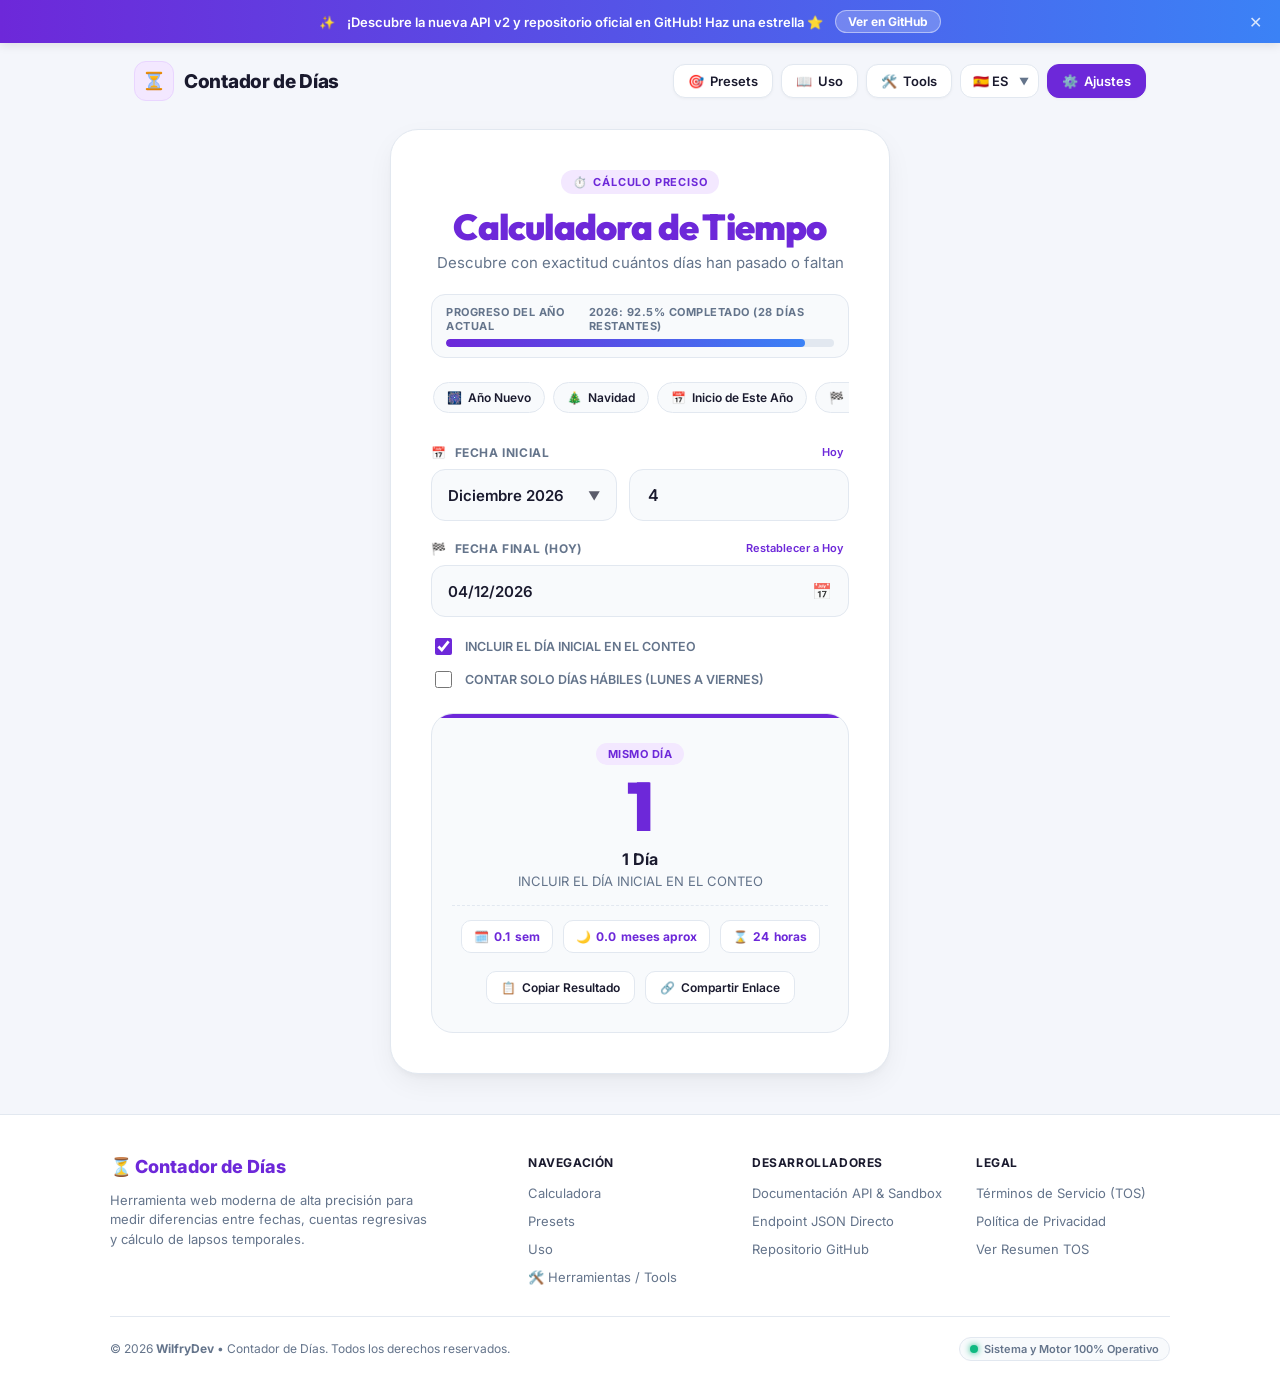
<file: index.html>
<!DOCTYPE html>
<html lang="es" data-theme="light">
<head>
<meta charset="UTF-8">
<meta name="viewport" content="width=device-width, initial-scale=1.0">
<title>Calculadora de Tiempo | Contador de Días</title>
<link rel="icon" href="assets/icons/hourglass.svg" type="image/svg+xml">
<link rel="preconnect" href="https://fonts.googleapis.com">
<link rel="preconnect" href="https://fonts.gstatic.com" crossorigin>
<link href="https://fonts.googleapis.com/css2?family=Inter:wght@400;500;600;700&family=Outfit:wght@500;600;700;800;900&display=swap" rel="stylesheet">
<link rel="stylesheet" href="css/styles.css">
</head>
<body>

<div class="promo-banner" id="promoBanner">
  <div class="promo-content">
    <span id="bannerIcon">✨</span>
    <span id="bannerText" data-i18n="promoBanner">🚀 ¡Descubre la nueva API v2 y repositorio oficial en GitHub! Haz una estrella ⭐</span>
    <a href="https://github.com/WilfryDev/Day-Counter" target="_blank" rel="noopener noreferrer" class="promo-link-btn" id="bannerBtn" data-i18n="promoBtn">Ver en GitHub</a>
  </div>
  <button type="button" class="promo-close-btn" id="closePromoBtn" data-i18n-title="promoClose" title="Cerrar banner">✕</button>
</div>

<header class="top-navbar">
  <a href="contador.html" class="brand-badge">
    <div class="brand-icon">
      <img src="assets/icons/hourglass.svg" alt="Hourglass" width="22" height="22">
    </div>
    <span data-i18n="appName">Contador de Días</span>
  </a>

  <nav class="nav-links">
    <button type="button" class="nav-btn" id="openPresetsNav" title="Presets rápidos">
      🎯 <span data-i18n="presets">Presets</span>
    </button>
    <button type="button" class="nav-btn" id="openGuideNav" title="Guía de uso">
      📖 <span data-i18n="usage">Uso</span>
    </button>
    <a href="tools/index.html" class="nav-btn" title="Herramientas adicionales de tiempo">
      🛠️ <span data-i18n="tools">Tools</span>
    </a>

    <div class="lang-select-wrapper">
      <select class="lang-select-input" aria-label="Idioma / Language">
        <option value="es">🇪🇸 ES</option>
        <option value="en">🇺🇸 EN</option>
        <option value="fr">🇫🇷 FR</option>
        <option value="de">🇩🇪 DE</option>
        <option value="pt">🇧🇷 PT</option>
        <option value="it">🇮🇹 IT</option>
      </select>
      <span class="lang-select-arrow">▼</span>
    </div>

    <button type="button" class="nav-btn primary" id="settingsBtn" title="Ajustes y Colores">
      ⚙️ <span data-i18n="settings">Ajustes</span>
    </button>
  </nav>
</header>

<main class="main-content">
  <div class="calculator-card">
    <div style="text-align: center;">
      <span class="header-badge">⏱️ <span data-i18n="badge">Cálculo Preciso</span></span>
    </div>

    <h1 class="header-title" data-i18n="title">Calculadora de Tiempo</h1>
    <p class="header-subtitle" data-i18n="subtitle">Descubre con exactitud cuántos días han pasado o faltan</p>

    <div class="year-progress-container">
      <div class="year-progress-header">
        <span data-i18n="yearProgress">Progreso del año actual</span>
        <span id="yearProgressText">2026: 81.4%</span>
      </div>
      <div class="year-progress-track">
        <div class="year-progress-fill" id="yearProgressFill"></div>
      </div>
    </div>

    <div class="presets-strip" id="quickPresetsBar"></div>

    <div class="field-group">
      <div class="field-header">
        <label class="field-label">
          📅 <span data-i18n="startDate">FECHA INICIAL</span>
        </label>
        <button type="button" class="field-action-btn" id="setStartToday" data-i18n="today">Hoy</button>
      </div>
      <div class="input-row">
        <div class="month-picker-container" id="mpContainer">
          <button type="button" class="month-picker-trigger" id="mpTrigger">
            <span id="mpValue">Octubre 2026</span>
            <span style="font-size:12px; opacity:0.7;">▼</span>
          </button>
          <div class="popover" id="mpPopover" hidden>
            <div class="popover-header">
              <button type="button" class="popover-nav" id="mpPrev">‹</button>
              <span class="popover-year" id="mpYear">2026</span>
              <button type="button" class="popover-nav" id="mpNext">›</button>
            </div>
            <div class="months-grid" id="mpGrid"></div>
          </div>
        </div>

        <div class="input-wrapper">
          <input type="number" id="initialDay" min="1" max="31" placeholder="Día" data-i18n-placeholder="day">
        </div>
      </div>
    </div>

    <div class="field-group">
      <div class="field-header">
        <label class="field-label">
          🏁 <span data-i18n="endDate">FECHA FINAL (HOY)</span>
        </label>
        <button type="button" class="field-action-btn" id="setEndToday" data-i18n="resetToday">Restablecer a Hoy</button>
      </div>
      
      <div class="custom-calendar-container" id="customCalContainer">
        <button type="button" class="custom-calendar-trigger" id="customCalTrigger">
          <span id="customCalValue">23/10/2026</span>
          <span style="font-size:16px; opacity:0.8;">📅</span>
        </button>
        <input type="hidden" id="finalDate" value="2026-10-23">

        <div class="custom-calendar-popover" id="customCalPopover" hidden>
          <div class="cal-header">
            <div class="cal-title" id="calMonthYearTitle">Octubre 2026</div>
            <div style="display:flex; gap:4px;">
              <button type="button" class="cal-nav-btn" id="calPrevMonth" title="Mes anterior">‹</button>
              <button type="button" class="cal-nav-btn" id="calNextMonth" title="Mes siguiente">›</button>
            </div>
          </div>
          <div class="cal-weekdays" id="calWeekdays">
            <span>L</span><span>M</span><span>X</span><span>J</span><span>V</span><span>S</span><span>D</span>
          </div>
          <div class="cal-days-grid" id="calDaysGrid"></div>
          <div class="cal-footer">
            <button type="button" class="cal-action-btn" id="calBtnClear">Borrar</button>
            <button type="button" class="cal-action-btn" id="calBtnToday">Hoy</button>
          </div>
        </div>
      </div>
    </div>

    <div class="options-group">
      <label class="checkbox-group">
        <input type="checkbox" id="includeStartDay" checked>
        <span data-i18n="includeDay">INCLUIR EL DÍA INICIAL EN EL CONTEO</span>
      </label>
      <label class="checkbox-group">
        <input type="checkbox" id="onlyBusinessDays">
        <span data-i18n="onlyBusinessDays">CONTAR SOLO DÍAS HÁBILES (LUNES A VIERNES)</span>
      </label>
    </div>

    <div class="result-box">
      <div class="result-status-pill" id="resultStatusPill">Transcurrido</div>
      <div class="result-number" id="resultNumber">0</div>
      <div class="result-label" id="resultLabel" data-i18n="daysPassed">días transcurridos</div>
      <div class="result-hint" id="resultHint" data-i18n="hint">Escribe un día para calcular</div>

      <div class="breakdown-row" id="breakdownRow" style="display: none;">
        <div class="breakdown-item">🗓️ <span id="bdWeeks">0</span> <span data-i18n="weeks">sem</span></div>
        <div class="breakdown-item">🌙 <span id="bdMonths">0</span> <span data-i18n="monthsApprox">meses aprox</span></div>
        <div class="breakdown-item">⌛ <span id="bdHours">0</span> <span data-i18n="hours">horas</span></div>
      </div>

      <div class="result-actions">
        <button type="button" class="action-icon-btn" id="copyResultBtn">
          📋 <span data-i18n="copyResult">Copiar Resultado</span>
        </button>
        <button type="button" class="action-icon-btn" id="shareLinkBtn">
          🔗 <span data-i18n="shareLink">Compartir Enlace</span>
        </button>
      </div>
    </div>
  </div>
</main>

<div class="modal-overlay" id="settingsModal" hidden>
  <div class="modal-card">
    <div class="modal-header">
      <h2 class="modal-title">⚙️ <span data-i18n="settings">Ajustes</span></h2>
      <button type="button" class="modal-close" id="closeSettings">✕</button>
    </div>

    <div class="settings-section">
      <div class="settings-label" data-i18n="theme">Tema de Interfaz</div>
      <div class="btn-group">
        <button type="button" data-theme-btn="light" data-i18n="light">☀️ Claro</button>
        <button type="button" data-theme-btn="dark" data-i18n="dark">🌙 Oscuro</button>
        <button type="button" data-theme-btn="auto" data-i18n="auto">🌓 Auto</button>
      </div>
    </div>

    <div class="settings-section">
      <div class="settings-label" data-i18n="language">Idioma</div>
      <div class="lang-select-wrapper" style="width: 100%;">
        <select class="lang-select-input" style="width: 100%; height: 42px;">
          <option value="es">🇪🇸 Español</option>
          <option value="en">🇺🇸 English</option>
          <option value="fr">🇫🇷 Français</option>
          <option value="de">🇩🇪 Deutsch</option>
          <option value="pt">🇧🇷 Português</option>
          <option value="it">🇮🇹 Italiano</option>
        </select>
        <span class="lang-select-arrow" style="right: 14px;">▼</span>
      </div>
    </div>

    <div class="settings-section">
      <div class="settings-label" data-i18n="accentColor">Paleta de Color Dinámico</div>
      <div class="color-picker-box">
        <div class="color-wheel-wrapper">
          <div class="custom-color-circle" title="Rueda de color circular">
            <div class="custom-color-circle-inner" id="colorWheelPreview">🎨</div>
            <input type="color" id="customColorInput" value="#6d28d9" aria-label="Elegir cualquier color">
          </div>
          <div style="flex:1;">
            <div style="font-size:13px; font-weight:700; margin-bottom:4px;" data-i18n="circularPickerTitle">Selector Circular Universal</div>
            <div style="font-size:11.5px; color:var(--text-muted); margin-bottom:8px;" data-i18n="circularPickerDesc">
              Afecta solo al título 'Calculadora de Tiempo', al número '0' y detalles, sin alterar el texto de las fechas.
            </div>
            <div class="hex-input-row">
              <input type="text" id="hexColorInput" value="#6D28D9" maxlength="7">
              <button type="button" class="hex-reset-btn" id="resetColorDefault">Reset</button>
            </div>
          </div>
        </div>

        <div class="color-grid">
          <button type="button" class="color-swatch" data-color="default" title="Por defecto"></button>
          <button type="button" class="color-swatch" data-color="#2563eb" style="background:#2563eb" title="Azul Real"></button>
          <button type="button" class="color-swatch" data-color="#0284c7" style="background:#0284c7" title="Cian"></button>
          <button type="button" class="color-swatch" data-color="#059669" style="background:#059669" title="Verde Esmeralda"></button>
          <button type="button" class="color-swatch" data-color="#db2777" style="background:#db2777" title="Rosa"></button>
          <button type="button" class="color-swatch" data-color="#ea580c" style="background:#ea580c" title="Naranja"></button>
          <button type="button" class="color-swatch" data-color="#dc2626" style="background:#dc2626" title="Rojo"></button>
          <button type="button" class="color-swatch" data-color="#7c3aed" style="background:#7c3aed" title="Violeta"></button>
        </div>
      </div>
    </div>

    <div class="settings-section">
      <div class="settings-label" data-i18n="sounds">Efectos de Sonido</div>
      <div style="background:var(--card-subtle); border:1px solid var(--border); border-radius:14px; padding:14px; display:flex; flex-direction:column; gap:10px;">
        <label class="checkbox-group">
          <input type="checkbox" id="soundToggle" checked>
          <span data-i18n="soundEnabled">Sonidos interactivos activos</span>
        </label>
        <div style="display:flex; align-items:center; gap:12px;">
          <span style="font-size:12px; font-weight:600; color:var(--text-muted);" data-i18n="volume">Volumen</span>
          <input type="range" id="volumeSlider" min="0" max="1" step="0.05" value="0.35" style="flex:1; accent-color:var(--app-primary);">
          <button type="button" class="nav-btn" id="testSoundBtn" style="padding:4px 10px; font-size:11px;" data-i18n="testSound">Probar sonido</button>
        </div>
      </div>
    </div>
  </div>
</div>

<div class="modal-overlay" id="presetsModal" hidden>
  <div class="modal-card">
    <div class="modal-header">
      <h2 class="modal-title">🎯 <span data-i18n="presetsTitle">Presets y Eventos</span></h2>
      <button type="button" class="modal-close" id="closePresets">✕</button>
    </div>

    <div style="font-size:12px; font-weight:700; color:var(--text-muted); text-transform:uppercase; margin:14px 0 8px;" data-i18n="holidaysTitle">
      Festividades y Fechas Clave
    </div>
    <div class="presets-list" id="standardPresetsList"></div>

    <div style="font-size:12px; font-weight:700; color:var(--text-muted); text-transform:uppercase; margin:20px 0 8px;" data-i18n="myPresetsTitle">
      Mis Presets Guardados
    </div>
    <div class="presets-list" id="customPresetsList"></div>

    <div class="save-preset-box">
      <div style="font-size:12px; font-weight:700; margin-bottom:8px;">💾 Guardar selección como Preset</div>
      <div class="save-preset-form">
        <input type="text" id="newPresetName" placeholder="Ej: Mi Cumpleaños..." data-i18n-placeholder="savePresetPlaceholder" maxlength="30">
        <button type="button" id="saveCustomPresetBtn" data-i18n="savePresetBtn">Guardar</button>
      </div>
    </div>
  </div>
</div>

<div class="modal-overlay" id="guideModal" hidden>
  <div class="modal-card">
    <div class="modal-header">
      <h2 class="modal-title">📖 <span data-i18n="usageTitle">Guía de Uso Rápida</span></h2>
      <button type="button" class="modal-close" id="closeGuide">✕</button>
    </div>

    <div style="display:flex; flex-direction:column; gap:16px;">
      <div style="display:flex; gap:14px; align-items:flex-start;">
        <span style="font-size:24px;">📅</span>
        <div>
          <strong data-i18n="step1Title">1. Fecha Inicial</strong>
          <p style="margin:4px 0 0; font-size:13px; color:var(--text-muted); line-height:1.45;" data-i18n="step1Desc">
            Haz clic en el selector interactivo de mes y año, e ingresa el día del 1 al 31.
          </p>
        </div>
      </div>

      <div style="display:flex; gap:14px; align-items:flex-start;">
        <span style="font-size:24px;">🏁</span>
        <div>
          <strong data-i18n="step2Title">2. Fecha Final</strong>
          <p style="margin:4px 0 0; font-size:13px; color:var(--text-muted); line-height:1.45;" data-i18n="step2Desc">
            Selecciona la fecha con nuestro calendario interactivo propio o usa el botón Restablecer a Hoy.
          </p>
        </div>
      </div>

      <div style="display:flex; gap:14px; align-items:flex-start;">
        <span style="font-size:24px;">⚙️</span>
        <div>
          <strong data-i18n="step3Title">3. Opciones de Conteo</strong>
          <p style="margin:4px 0 0; font-size:13px; color:var(--text-muted); line-height:1.45;" data-i18n="step3Desc">
            Elige si deseas incluir el día inicial o computar únicamente días laborables (lunes a viernes).
          </p>
        </div>
      </div>

      <div style="display:flex; gap:14px; align-items:flex-start;">
        <span style="font-size:24px;">🔗</span>
        <div>
          <strong data-i18n="step4Title">4. Desglose y Compartir</strong>
          <p style="margin:4px 0 0; font-size:13px; color:var(--text-muted); line-height:1.45;" data-i18n="step4Desc">
            Observa el total en días, semanas, meses, horas y genera un enlace listo para compartir.
          </p>
        </div>
      </div>
    </div>
  </div>
</div>

<div class="modal-overlay" id="tosModal" hidden>
  <div class="modal-card">
    <div class="modal-header">
      <h2 class="modal-title">📄 <span data-i18n="tosLink">Términos de Servicio (TOS)</span></h2>
      <button type="button" class="modal-close" id="closeTos">✕</button>
    </div>
    <div style="font-size:13px; color:var(--text-muted); line-height:1.6;">
      <p><strong>1. Aceptación:</strong> Al utilizar Contador de Días, aceptas estas condiciones de uso.</p>
      <p><strong>2. Privacidad Local:</strong> Todos tus datos, presets y configuraciones se almacenan estrictamente en tu navegador (localStorage). Cero cookies de rastreo.</p>
      <p><strong>3. Exactitud:</strong> Los cálculos contemplan años bisiestos y husos horarios. No nos responsabilizamos por plazos judiciales o fiscales no verificados.</p>
    </div>
    <div style="text-align:right; margin-top:14px;">
      <a href="tos.html" class="nav-btn primary" style="font-size:12px;">Ver Documento Completo ↗</a>
    </div>
  </div>
</div>

<footer class="site-footer">
  <div class="footer-inner">
    <div class="footer-grid">
      <div>
        <div class="footer-brand-title">⏳ <span data-i18n="appName">Contador de Días</span></div>
        <p class="footer-brand-desc" data-i18n="footerDesc">
          Herramienta web moderna de alta precisión para medir diferencias entre fechas, cuentas regresivas y cálculo de lapsos temporales.
        </p>
      </div>

      <div>
        <div class="footer-col-title" data-i18n="navTitle">Navegación</div>
        <ul class="footer-links">
          <li><a href="contador.html" data-i18n="calcLink">Calculadora</a></li>
          <li><button type="button" id="footerOpenPresets" data-i18n="presets">Presets</button></li>
          <li><button type="button" id="footerOpenGuide" data-i18n="usage">Guía de Uso</button></li>
          <li><a href="tools/index.html">🛠️ Herramientas / Tools</a></li>
        </ul>
      </div>

      <div>
        <div class="footer-col-title" data-i18n="devTitle">Desarrolladores</div>
        <ul class="footer-links">
          <li><a href="api/index.html" data-i18n="apiLink">Documentación API & Sandbox</a></li>
          <li><a href="contador.html?start=2026-01-01&format=json" target="_blank">Endpoint JSON Directo</a></li>
          <li><a href="https://github.com/WilfryDev/Day-Counter" target="_blank" rel="noopener noreferrer">Repositorio GitHub</a></li>
        </ul>
      </div>

      <div>
        <div class="footer-col-title" data-i18n="legalTitle">Legal</div>
        <ul class="footer-links">
          <li><a href="tos.html" data-i18n="tosLink">Términos de Servicio (TOS)</a></li>
          <li><a href="tos.html#privacidad" data-i18n="privacyLink">Política de Privacidad</a></li>
          <li><button type="button" id="footerOpenTos">Ver Resumen TOS</button></li>
        </ul>
      </div>
    </div>

    <div class="footer-bottom">
      <div>
        © 2026 <strong>WilfryDev</strong> • <span data-i18n="appName">Contador de Días</span>. <span data-i18n="allRights">Todos los derechos reservados.</span>
      </div>
      <div class="footer-status">
        <span class="status-dot"></span>
        <span data-i18n="statusOk">Sistema y Motor 100% Operativo</span>
      </div>
    </div>
  </div>
</footer>

<div class="toast-msg" id="toastMsg">
  <span>✓</span> <span id="toastText">Copiado al portapapeles</span>
</div>

<script src="js/banner-config.js"></script>
<script src="js/i18n.js"></script>
<script src="js/audio.js"></script>
<script src="js/calculator.js"></script>
<script src="js/theme.js"></script>
<script src="js/presets.js"></script>
<script src="js/app.js"></script>
</body>
</html>
</file>
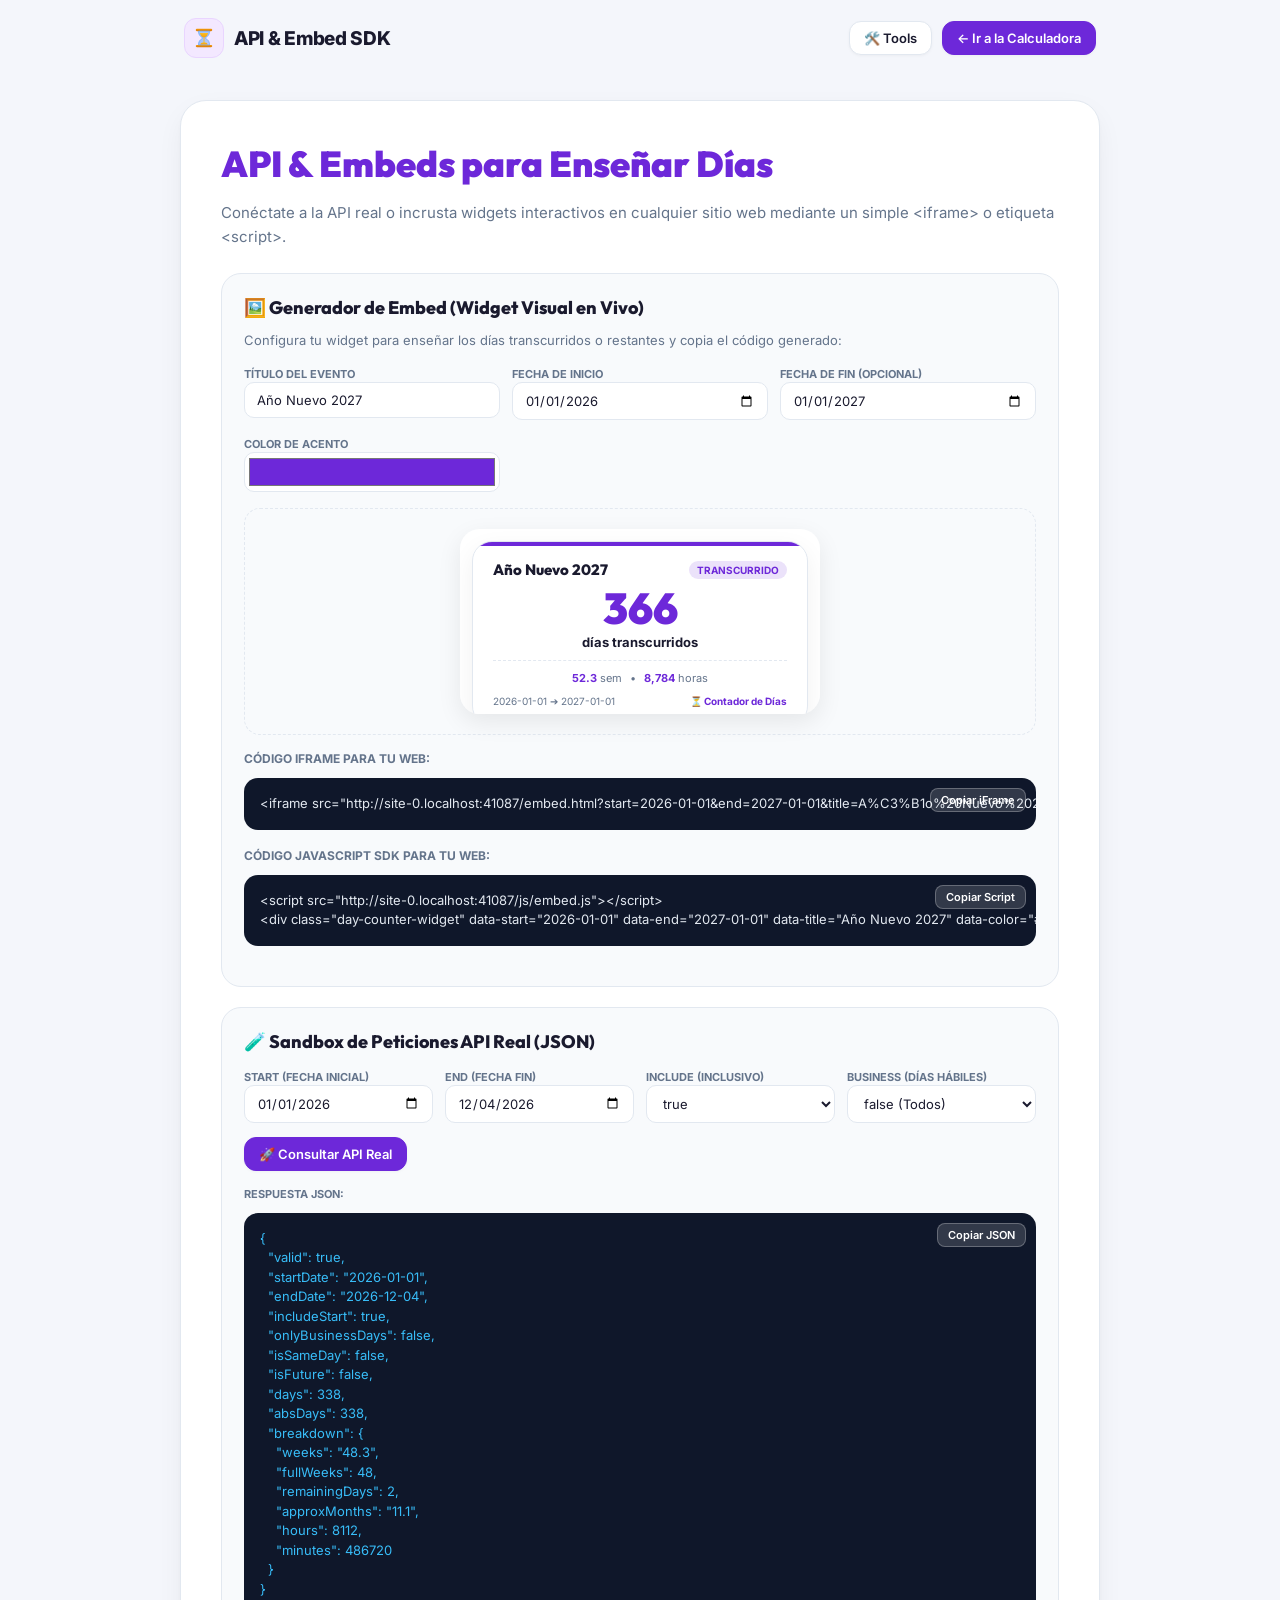
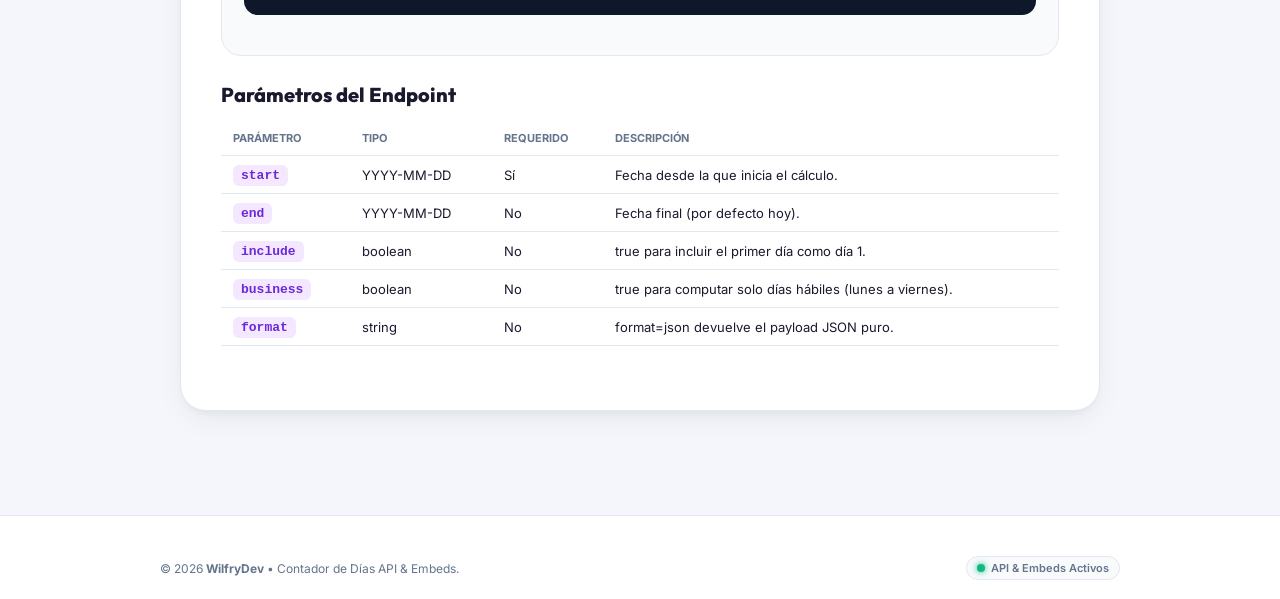
<file: api/index.html>
<!DOCTYPE html>
<html lang="es" data-theme="light">
<head>
<meta charset="UTF-8">
<meta name="viewport" content="width=device-width, initial-scale=1.0">
<title>API & Embed Widget | Contador de Días</title>
<link rel="icon" href="../assets/icons/hourglass.svg" type="image/svg+xml">
<link rel="preconnect" href="https://fonts.googleapis.com">
<link rel="preconnect" href="https://fonts.gstatic.com" crossorigin>
<link href="https://fonts.googleapis.com/css2?family=Inter:wght@400;500;600;700&family=Outfit:wght@600;800;900&display=swap" rel="stylesheet">
<link rel="stylesheet" href="../css/styles.css">
<style>
.api-container {
  max-width: 960px;
  width: 100%;
  margin: 0 auto;
  padding: 24px 20px 80px;
}
.api-card-doc {
  background: var(--card-bg);
  border: 1px solid var(--border);
  border-radius: 26px;
  padding: clamp(22px, 5vw, 40px);
  box-shadow: var(--shadow);
  margin-bottom: 24px;
}
.api-hero-title {
  font-family: 'Outfit', sans-serif;
  font-size: clamp(28px, 6vw, 36px);
  font-weight: 900;
  color: var(--app-primary);
  margin: 0 0 10px;
}
.api-hero-desc {
  font-size: 15px;
  color: var(--text-muted);
  line-height: 1.6;
  margin-bottom: 24px;
}
.sandbox-card {
  background: var(--card-subtle);
  border: 1.5px solid var(--border);
  border-radius: 20px;
  padding: 22px;
  margin: 20px 0;
}
.code-box {
  background: #0f172a;
  color: #38bdf8;
  border-radius: 14px;
  padding: 16px;
  font-family: 'Consolas', monospace;
  font-size: 13px;
  position: relative;
  overflow-x: auto;
  margin: 12px 0 18px;
  line-height: 1.5;
}
.copy-pill-btn {
  position: absolute;
  top: 10px;
  right: 10px;
  background: rgba(255,255,255,0.15);
  border: 1px solid rgba(255,255,255,0.25);
  color: #ffffff;
  padding: 4px 10px;
  border-radius: 8px;
  font-size: 11px;
  font-weight: 600;
  cursor: pointer;
}
.copy-pill-btn:hover {
  background: var(--app-primary);
}
.param-table {
  width: 100%;
  border-collapse: collapse;
  font-size: 13px;
  margin: 14px 0 24px;
}
.param-table th, .param-table td {
  padding: 10px 12px;
  text-align: left;
  border-bottom: 1px solid var(--border);
}
.param-table th {
  color: var(--text-muted);
  font-size: 11px;
  text-transform: uppercase;
  font-weight: 700;
}
.badge-param {
  font-family: monospace;
  font-weight: 700;
  background: var(--app-primary-soft);
  color: var(--app-primary);
  padding: 3px 8px;
  border-radius: 6px;
}
.embed-preview-wrapper {
  display: flex;
  justify-content: center;
  padding: 20px 10px;
  background: var(--input-bg);
  border: 1px dashed var(--border);
  border-radius: 16px;
  margin: 16px 0;
}
</style>
</head>
<body>

<header class="top-navbar" style="max-width: 960px;">
  <a href="../contador.html" class="brand-badge">
    <div class="brand-icon">
      <img src="../assets/icons/hourglass.svg" alt="Hourglass" width="22" height="22">
    </div>
    <span>API & Embed SDK</span>
  </a>
  <div style="display:flex; gap:10px;">
    <a href="../tools/index.html" class="nav-btn">🛠️ Tools</a>
    <a href="../contador.html" class="nav-btn primary">← Ir a la Calculadora</a>
  </div>
</header>

<main class="api-container">
  <div class="api-card-doc">
    <h1 class="api-hero-title">API & Embeds para Enseñar Días</h1>
    <p class="api-hero-desc">
      Conéctate a la API real o incrusta widgets interactivos en cualquier sitio web mediante un simple <code>&lt;iframe&gt;</code> o etiqueta <code>&lt;script&gt;</code>.
    </p>

    <div class="sandbox-card">
      <div style="font-family:'Outfit', sans-serif; font-size:18px; font-weight:800; margin-bottom:12px;">
        🖼️ Generador de Embed (Widget Visual en Vivo)
      </div>
      <p style="font-size:13px; color:var(--text-muted); margin-bottom:14px;">
        Configura tu widget para enseñar los días transcurridos o restantes y copia el código generado:
      </p>

      <div style="display:grid; grid-template-columns: repeat(auto-fit, minmax(200px, 1fr)); gap:12px; margin-bottom:14px;">
        <div>
          <label style="font-size:11px; font-weight:700; color:var(--text-muted); text-transform:uppercase;">Título del Evento</label>
          <input type="text" id="embTitle" value="Año Nuevo 2027" style="width:100%; padding:9px 12px; border-radius:10px; border:1px solid var(--border); background:var(--card-bg); color:var(--app-text); font-size:13px;">
        </div>
        <div>
          <label style="font-size:11px; font-weight:700; color:var(--text-muted); text-transform:uppercase;">Fecha de Inicio</label>
          <input type="date" id="embStart" value="2026-01-01" style="width:100%; padding:9px 12px; border-radius:10px; border:1px solid var(--border); background:var(--card-bg); color:var(--app-text); font-size:13px;">
        </div>
        <div>
          <label style="font-size:11px; font-weight:700; color:var(--text-muted); text-transform:uppercase;">Fecha de Fin (Opcional)</label>
          <input type="date" id="embEnd" value="2027-01-01" style="width:100%; padding:9px 12px; border-radius:10px; border:1px solid var(--border); background:var(--card-bg); color:var(--app-text); font-size:13px;">
        </div>
        <div>
          <label style="font-size:11px; font-weight:700; color:var(--text-muted); text-transform:uppercase;">Color de Acento</label>
          <input type="color" id="embColor" value="#6d28d9" style="width:100%; height:40px; border-radius:10px; border:1px solid var(--border); background:var(--card-bg); cursor:pointer;">
        </div>
      </div>

      <div class="embed-preview-wrapper">
        <iframe id="embedLivePreview" src="../embed.html?start=2026-01-01&end=2027-01-01&title=Año+Nuevo+2027&color=%236d28d9" style="width:100%; max-width:360px; height:185px; border:none; border-radius:20px; box-shadow:0 8px 25px rgba(0,0,0,0.08);"></iframe>
      </div>

      <div style="font-size:12px; font-weight:700; color:var(--text-muted); text-transform:uppercase; margin-top:14px;">Código iFrame para tu web:</div>
      <div class="code-box">
        <button class="copy-pill-btn" onclick="copySnippet('iframeCodeText')">Copiar iFrame</button>
        <pre id="iframeCodeText" style="margin:0; color:#e2e8f0;"></pre>
      </div>

      <div style="font-size:12px; font-weight:700; color:var(--text-muted); text-transform:uppercase; margin-top:10px;">Código JavaScript SDK para tu web:</div>
      <div class="code-box">
        <button class="copy-pill-btn" onclick="copySnippet('jsSdkText')">Copiar Script</button>
        <pre id="jsSdkText" style="margin:0; color:#e2e8f0;"></pre>
      </div>
    </div>

    <div class="sandbox-card">
      <div style="font-family:'Outfit', sans-serif; font-size:18px; font-weight:800; margin-bottom:12px;">
        🧪 Sandbox de Peticiones API Real (JSON)
      </div>
      <div style="display:grid; grid-template-columns: repeat(auto-fit, minmax(180px, 1fr)); gap:12px; margin-bottom:14px;">
        <div>
          <label style="font-size:11px; font-weight:700; color:var(--text-muted); text-transform:uppercase;">start (Fecha inicial)</label>
          <input type="date" id="apiTestStart" value="2026-01-01" style="width:100%; padding:9px 12px; border-radius:10px; border:1px solid var(--border); background:var(--card-bg); color:var(--app-text); font-size:13px;">
        </div>
        <div>
          <label style="font-size:11px; font-weight:700; color:var(--text-muted); text-transform:uppercase;">end (Fecha fin)</label>
          <input type="date" id="apiTestEnd" style="width:100%; padding:9px 12px; border-radius:10px; border:1px solid var(--border); background:var(--card-bg); color:var(--app-text); font-size:13px;">
        </div>
        <div>
          <label style="font-size:11px; font-weight:700; color:var(--text-muted); text-transform:uppercase;">include (Inclusivo)</label>
          <select id="apiTestInclude" style="width:100%; padding:9px 12px; border-radius:10px; border:1px solid var(--border); background:var(--card-bg); color:var(--app-text); font-size:13px;">
            <option value="true" selected>true</option>
            <option value="false">false</option>
          </select>
        </div>
        <div>
          <label style="font-size:11px; font-weight:700; color:var(--text-muted); text-transform:uppercase;">business (Días hábiles)</label>
          <select id="apiTestBusiness" style="width:100%; padding:9px 12px; border-radius:10px; border:1px solid var(--border); background:var(--card-bg); color:var(--app-text); font-size:13px;">
            <option value="false" selected>false (Todos)</option>
            <option value="true">true (Lun-Vie)</option>
          </select>
        </div>
      </div>

      <button type="button" class="nav-btn primary" id="runApiTestBtn">🚀 Consultar API Real</button>

      <div style="font-size:11px; font-weight:700; color:var(--text-muted); text-transform:uppercase; margin:16px 0 6px;">
        Respuesta JSON:
      </div>
      <div class="code-box">
        <button class="copy-pill-btn" onclick="copySnippet('apiJsonOutput')">Copiar JSON</button>
        <pre id="apiJsonOutput" style="margin:0;"></pre>
      </div>
    </div>

    <h2 style="font-family:'Outfit', sans-serif; font-size:20px; font-weight:800; margin:26px 0 10px;">Parámetros del Endpoint</h2>
    <table class="param-table">
      <thead>
        <tr>
          <th>Parámetro</th>
          <th>Tipo</th>
          <th>Requerido</th>
          <th>Descripción</th>
        </tr>
      </thead>
      <tbody>
        <tr>
          <td><span class="badge-param">start</span></td>
          <td>YYYY-MM-DD</td>
          <td>Sí</td>
          <td>Fecha desde la que inicia el cálculo.</td>
        </tr>
        <tr>
          <td><span class="badge-param">end</span></td>
          <td>YYYY-MM-DD</td>
          <td>No</td>
          <td>Fecha final (por defecto hoy).</td>
        </tr>
        <tr>
          <td><span class="badge-param">include</span></td>
          <td>boolean</td>
          <td>No</td>
          <td><code>true</code> para incluir el primer día como día 1.</td>
        </tr>
        <tr>
          <td><span class="badge-param">business</span></td>
          <td>boolean</td>
          <td>No</td>
          <td><code>true</code> para computar solo días hábiles (lunes a viernes).</td>
        </tr>
        <tr>
          <td><span class="badge-param">format</span></td>
          <td>string</td>
          <td>No</td>
          <td><code>format=json</code> devuelve el payload JSON puro.</td>
        </tr>
      </tbody>
    </table>
  </div>
</main>

<footer class="site-footer">
  <div class="footer-inner" style="max-width: 960px;">
    <div class="footer-bottom" style="border-top:none; padding-top:0;">
      <div>© 2026 <strong>WilfryDev</strong> • Contador de Días API & Embeds.</div>
      <div class="footer-status"><span class="status-dot"></span><span>API & Embeds Activos</span></div>
    </div>
  </div>
</footer>

<script src="../js/calculator.js"></script>
<script>
const now = new Date();
const y = now.getFullYear();
const m = String(now.getMonth() + 1).padStart(2, '0');
const d = String(now.getDate()).padStart(2, '0');
document.getElementById('apiTestEnd').value = `${y}-${m}-${d}`;

function runTest() {
  const start = document.getElementById('apiTestStart').value;
  const end = document.getElementById('apiTestEnd').value;
  const inc = document.getElementById('apiTestInclude').value === 'true';
  const bus = document.getElementById('apiTestBusiness').value === 'true';

  const res = window.TimeCalculator.calculateDifference(start, end, {
    includeStart: inc,
    onlyBusinessDays: bus
  });

  document.getElementById('apiJsonOutput').textContent = JSON.stringify(res, null, 2);
}

document.getElementById('runApiTestBtn').onclick = runTest;
runTest();

function updateEmbedCode() {
  const title = encodeURIComponent(document.getElementById('embTitle').value);
  const start = document.getElementById('embStart').value;
  const end = document.getElementById('embEnd').value;
  const color = encodeURIComponent(document.getElementById('embColor').value);

  const baseUrl = window.location.origin + window.location.pathname.replace(/\/api\/.*$/, '');
  const embedUrl = `${baseUrl}/embed.html?start=${start}&end=${end}&title=${title}&color=${color}`;

  document.getElementById('embedLivePreview').src = `../embed.html?start=${start}&end=${end}&title=${title}&color=${color}`;
  document.getElementById('iframeCodeText').textContent = `<iframe src="${embedUrl}" width="100%" height="185" style="max-width:360px; border:none; border-radius:20px; overflow:hidden;" scrolling="no"></iframe>`;
  document.getElementById('jsSdkText').textContent = `<script src="${baseUrl}/js/embed.js"><\/script>\n<div class="day-counter-widget" data-start="${start}" data-end="${end}" data-title="${decodeURIComponent(title)}" data-color="${decodeURIComponent(color)}"></div>`;
}

document.getElementById('embTitle').addEventListener('input', updateEmbedCode);
document.getElementById('embStart').addEventListener('change', updateEmbedCode);
document.getElementById('embEnd').addEventListener('change', updateEmbedCode);
document.getElementById('embColor').addEventListener('input', updateEmbedCode);
updateEmbedCode();

function copySnippet(id) {
  const text = document.getElementById(id).textContent;
  navigator.clipboard.writeText(text);
  alert("Copiado al portapapeles");
}

const theme = localStorage.getItem('daycounter_theme') || 'auto';
let active = theme;
if (theme === 'auto') active = window.matchMedia('(prefers-color-scheme: dark)').matches ? 'dark' : 'light';
document.documentElement.setAttribute('data-theme', active);
const col = localStorage.getItem('daycounter_color');
if (col && col !== 'default') {
  document.documentElement.style.setProperty('--app-primary', col);
  document.documentElement.style.setProperty('--app-primary-soft', col + '22');
}
</script>
</body>
</html>
</file>
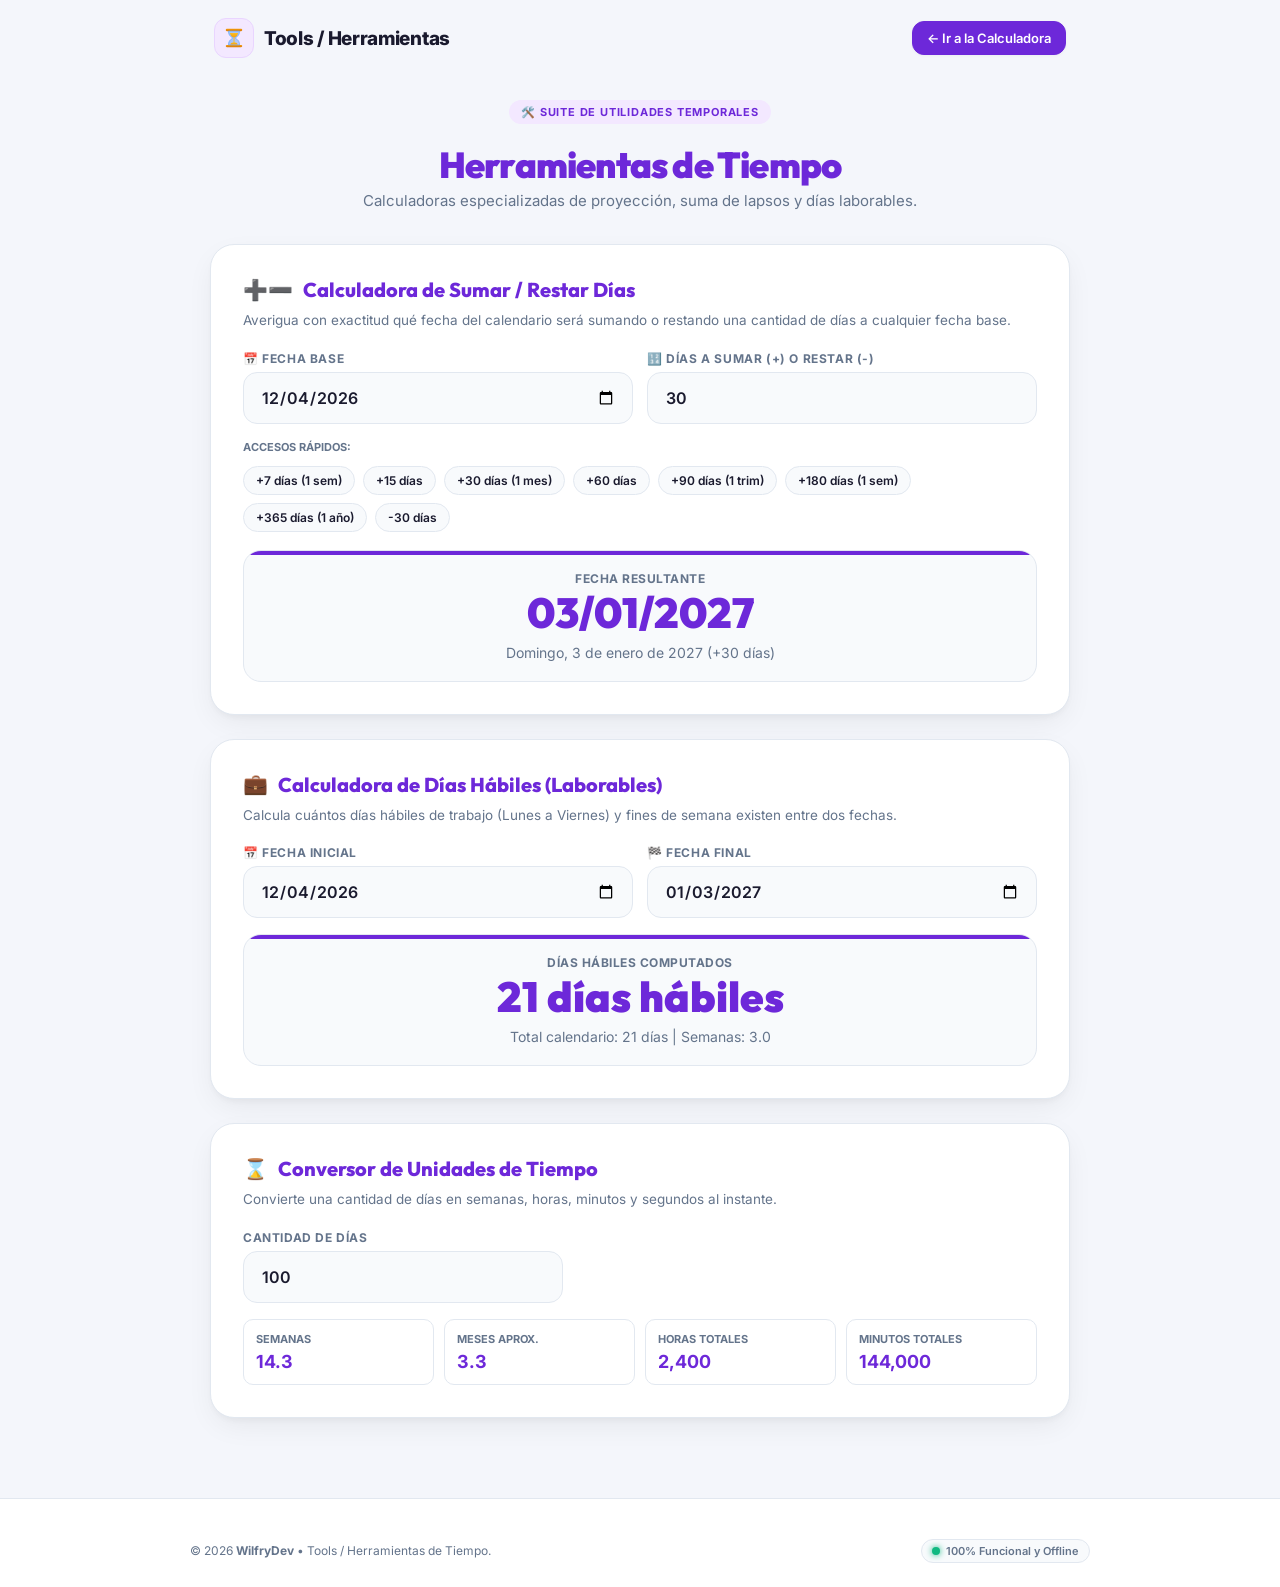
<file: tools/index.html>
<!DOCTYPE html>
<html lang="es" data-theme="light">
<head>
<meta charset="UTF-8">
<meta name="viewport" content="width=device-width, initial-scale=1.0">
<title>Herramientas de Tiempo & Fechas | Contador de Días</title>
<link rel="icon" href="../assets/icons/hourglass.svg" type="image/svg+xml">
<link rel="preconnect" href="https://fonts.googleapis.com">
<link rel="preconnect" href="https://fonts.gstatic.com" crossorigin>
<link href="https://fonts.googleapis.com/css2?family=Inter:wght@400;500;600;700&family=Outfit:wght@500;600;700;800;900&display=swap" rel="stylesheet">
<link rel="stylesheet" href="../css/styles.css">

<style>
.tools-container {
  max-width: 900px;
  width: 100%;
  margin: 0 auto;
  padding: 24px 20px 80px;
  display: flex;
  flex-direction: column;
  gap: 24px;
}
.tool-header-block {
  text-align: center;
  margin-bottom: 10px;
}
.tool-card {
  background: var(--card-bg);
  border: 1px solid var(--border);
  border-radius: 24px;
  padding: clamp(20px, 4vw, 32px);
  box-shadow: var(--shadow);
  transition: all 0.3s;
}
.tool-card-title {
  font-family: 'Outfit', sans-serif;
  font-size: 20px;
  font-weight: 800;
  color: var(--app-primary);
  margin: 0 0 8px;
  display: flex;
  align-items: center;
  gap: 10px;
}
.tool-card-desc {
  font-size: 13.5px;
  color: var(--text-muted);
  line-height: 1.5;
  margin: 0 0 20px;
}
.tool-inputs-grid {
  display: grid;
  grid-template-columns: repeat(auto-fit, minmax(220px, 1fr));
  gap: 14px;
  margin-bottom: 16px;
}
.tool-result-panel {
  background: var(--card-subtle);
  border: 1.5px solid var(--border);
  border-radius: 18px;
  padding: 20px;
  text-align: center;
  position: relative;
  overflow: hidden;
}
.tool-result-panel::before {
  content: '';
  position: absolute;
  top: 0;
  left: 0;
  right: 0;
  height: 4px;
  background: var(--app-primary);
}
.tool-result-big {
  font-family: 'Outfit', sans-serif;
  font-size: clamp(28px, 6vw, 42px);
  font-weight: 900;
  color: var(--app-primary);
  line-height: 1.1;
  margin: 4px 0 8px;
}
.tool-result-sub {
  font-size: 14px;
  color: var(--text-muted);
}
.quick-chips-row {
  display: flex;
  gap: 8px;
  flex-wrap: wrap;
  margin-top: 12px;
}
.chip-btn {
  background: var(--input-bg);
  border: 1px solid var(--border);
  color: var(--app-text);
  font-size: 12px;
  font-weight: 600;
  padding: 6px 12px;
  border-radius: 20px;
  cursor: pointer;
  transition: all 0.2s;
}
.chip-btn:hover {
  background: var(--app-primary-soft);
  border-color: var(--app-primary);
  color: var(--app-primary);
}
</style>
</head>
<body>

<header class="top-navbar" style="max-width: 900px;">
  <a href="../contador.html" class="brand-badge">
    <div class="brand-icon">
      <img src="../assets/icons/hourglass.svg" alt="Hourglass" width="22" height="22">
    </div>
    <span>Tools / Herramientas</span>
  </a>

  <div style="display: flex; align-items: center; gap: 10px;">
    <a href="../contador.html" class="nav-btn primary">← Ir a la Calculadora</a>
  </div>
</header>

<main class="tools-container">
  <div class="tool-header-block">
    <span class="header-badge">🛠️ Suite de Utilidades Temporales</span>
    <h1 class="header-title" style="font-size: clamp(28px, 6vw, 36px); margin-top: 8px;">Herramientas de Tiempo</h1>
    <p class="header-subtitle" style="margin-bottom: 0;">Calculadoras especializadas de proyección, suma de lapsos y días laborables.</p>
  </div>

  <!-- HERRAMIENTA 1: SUMAR O RESTAR DÍAS A UNA FECHA -->
  <div class="tool-card">
    <div class="tool-card-title">
      <span>➕➖</span> Calculadora de Sumar / Restar Días
    </div>
    <p class="tool-card-desc">
      Averigua con exactitud qué fecha del calendario será sumando o restando una cantidad de días a cualquier fecha base.
    </p>

    <div class="tool-inputs-grid">
      <div>
        <label class="field-label" style="margin-bottom: 6px;">📅 Fecha Base</label>
        <div class="input-wrapper">
          <input type="date" id="t1BaseDate">
        </div>
      </div>
      <div>
        <label class="field-label" style="margin-bottom: 6px;">🔢 Días a Sumar (+) o Restar (-)</label>
        <div class="input-wrapper">
          <input type="number" id="t1DaysInput" value="30" placeholder="Ej: 45 o -15">
        </div>
      </div>
    </div>

    <!-- CHIPS RÁPIDOS -->
    <div style="font-size:11px; font-weight:700; color:var(--text-muted); text-transform:uppercase;">Accesos rápidos:</div>
    <div class="quick-chips-row">
      <button type="button" class="chip-btn" onclick="setT1Days(7)">+7 días (1 sem)</button>
      <button type="button" class="chip-btn" onclick="setT1Days(15)">+15 días</button>
      <button type="button" class="chip-btn" onclick="setT1Days(30)">+30 días (1 mes)</button>
      <button type="button" class="chip-btn" onclick="setT1Days(60)">+60 días</button>
      <button type="button" class="chip-btn" onclick="setT1Days(90)">+90 días (1 trim)</button>
      <button type="button" class="chip-btn" onclick="setT1Days(180)">+180 días (1 sem)</button>
      <button type="button" class="chip-btn" onclick="setT1Days(365)">+365 días (1 año)</button>
      <button type="button" class="chip-btn" onclick="setT1Days(-30)">-30 días</button>
    </div>

    <div class="tool-result-panel" style="margin-top: 18px;">
      <div style="font-size: 12px; font-weight: 700; text-transform: uppercase; color: var(--text-muted); letter-spacing: 0.5px;">
        Fecha Resultante
      </div>
      <div class="tool-result-big" id="t1ResultFormatted">--</div>
      <div class="tool-result-sub" id="t1ResultDetails">Calculando proyección...</div>
    </div>
  </div>

  <!-- HERRAMIENTA 2: CALCULADORA DE DÍAS HÁBILES Y FINES DE SEMANA -->
  <div class="tool-card">
    <div class="tool-card-title">
      <span>💼</span> Calculadora de Días Hábiles (Laborables)
    </div>
    <p class="tool-card-desc">
      Calcula cuántos días hábiles de trabajo (Lunes a Viernes) y fines de semana existen entre dos fechas.
    </p>

    <div class="tool-inputs-grid">
      <div>
        <label class="field-label" style="margin-bottom: 6px;">📅 Fecha Inicial</label>
        <div class="input-wrapper">
          <input type="date" id="t2StartDate">
        </div>
      </div>
      <div>
        <label class="field-label" style="margin-bottom: 6px;">🏁 Fecha Final</label>
        <div class="input-wrapper">
          <input type="date" id="t2EndDate">
        </div>
      </div>
    </div>

    <div class="tool-result-panel">
      <div style="font-size: 12px; font-weight: 700; text-transform: uppercase; color: var(--text-muted); letter-spacing: 0.5px;">
        Días Hábiles Computados
      </div>
      <div class="tool-result-big" id="t2BusinessDays">0</div>
      <div class="tool-result-sub" id="t2Breakdown">Lunes a Viernes exclusivamente</div>
    </div>
  </div>

  <!-- HERRAMIENTA 3: CONVERSOR DE INTERVALOS -->
  <div class="tool-card">
    <div class="tool-card-title">
      <span>⌛</span> Conversor de Unidades de Tiempo
    </div>
    <p class="tool-card-desc">
      Convierte una cantidad de días en semanas, horas, minutos y segundos al instante.
    </p>

    <div style="max-width: 320px; margin-bottom: 16px;">
      <label class="field-label" style="margin-bottom: 6px;">Cantidad de Días</label>
      <div class="input-wrapper">
        <input type="number" id="t3DaysInput" value="100" min="1">
      </div>
    </div>

    <div style="display: grid; grid-template-columns: repeat(auto-fit, minmax(160px, 1fr)); gap: 10px;">
      <div class="breakdown-item" style="padding: 12px; flex-direction: column; align-items: flex-start;">
        <span style="font-size: 11px; text-transform: uppercase; color: var(--text-muted);">Semanas</span>
        <strong style="font-size: 18px; color: var(--app-primary);" id="t3Weeks">14.3</strong>
      </div>
      <div class="breakdown-item" style="padding: 12px; flex-direction: column; align-items: flex-start;">
        <span style="font-size: 11px; text-transform: uppercase; color: var(--text-muted);">Meses Aprox.</span>
        <strong style="font-size: 18px; color: var(--app-primary);" id="t3Months">3.3</strong>
      </div>
      <div class="breakdown-item" style="padding: 12px; flex-direction: column; align-items: flex-start;">
        <span style="font-size: 11px; text-transform: uppercase; color: var(--text-muted);">Horas Totales</span>
        <strong style="font-size: 18px; color: var(--app-primary);" id="t3Hours">2,400</strong>
      </div>
      <div class="breakdown-item" style="padding: 12px; flex-direction: column; align-items: flex-start;">
        <span style="font-size: 11px; text-transform: uppercase; color: var(--text-muted);">Minutos Totales</span>
        <strong style="font-size: 18px; color: var(--app-primary);" id="t3Minutes">144,000</strong>
      </div>
    </div>
  </div>
</main>

<!-- FOOTER LIMPIO SIN AJUSTES NI 404 -->
<footer class="site-footer">
  <div class="footer-inner" style="max-width: 900px;">
    <div class="footer-bottom" style="border-top: none; padding-top: 0;">
      <div>© 2026 <strong>WilfryDev</strong> • Tools / Herramientas de Tiempo.</div>
      <div class="footer-status"><span class="status-dot"></span><span>100% Funcional y Offline</span></div>
    </div>
  </div>
</footer>

<script src="../js/calculator.js"></script>
<script>
// Inicializar tema y color
const theme = localStorage.getItem('daycounter_theme') || 'auto';
let activeTheme = theme;
if (theme === 'auto') activeTheme = window.matchMedia('(prefers-color-scheme: dark)').matches ? 'dark' : 'light';
document.documentElement.setAttribute('data-theme', activeTheme);
const color = localStorage.getItem('daycounter_color');
if (color && color !== 'default') {
  document.documentElement.style.setProperty('--app-primary', color);
  document.documentElement.style.setProperty('--app-primary-soft', color + '22');
}

// Fechas por defecto
const today = new Date();
const todayStr = TimeCalculator.formatDate(today);

document.getElementById('t1BaseDate').value = todayStr;
document.getElementById('t2StartDate').value = todayStr;

const futureEnd = new Date(today.getTime() + (30 * 24 * 60 * 60 * 1000));
document.getElementById('t2EndDate').value = TimeCalculator.formatDate(futureEnd);

// Lógica Herramienta 1
function calcT1() {
  const base = document.getElementById('t1BaseDate').value;
  const days = parseInt(document.getElementById('t1DaysInput').value, 10) || 0;
  const res = TimeCalculator.addOrSubtractDays(base, days);
  if (!res) return;

  const [y, m, d] = res.split('-').map(Number);
  const targetDate = new Date(y, m - 1, d);
  const formatter = new Intl.DateTimeFormat('es-ES', { weekday: 'long', year: 'numeric', month: 'long', day: 'numeric' });
  const formattedText = formatter.format(targetDate);

  document.getElementById('t1ResultFormatted').textContent = `${d.toString().padStart(2, '0')}/${m.toString().padStart(2, '0')}/${y}`;
  document.getElementById('t1ResultDetails').textContent = `${formattedText.charAt(0).toUpperCase() + formattedText.slice(1)} (${days >= 0 ? '+' + days : days} días)`;
}

function setT1Days(n) {
  document.getElementById('t1DaysInput').value = n;
  calcT1();
}

document.getElementById('t1BaseDate').addEventListener('change', calcT1);
document.getElementById('t1DaysInput').addEventListener('input', calcT1);
calcT1();

// Lógica Herramienta 2
function calcT2() {
  const s = document.getElementById('t2StartDate').value;
  const e = document.getElementById('t2EndDate').value;
  const res = TimeCalculator.calculateDifference(s, e, { onlyBusinessDays: true });
  if (!res.valid) return;

  document.getElementById('t2BusinessDays').textContent = `${Math.abs(res.days)} días hábiles`;
  document.getElementById('t2Breakdown').textContent = `Total calendario: ${res.absDays} días | Semanas: ${res.breakdown.weeks}`;
}

document.getElementById('t2StartDate').addEventListener('change', calcT2);
document.getElementById('t2EndDate').addEventListener('change', calcT2);
calcT2();

// Lógica Herramienta 3
function calcT3() {
  const days = Math.abs(parseInt(document.getElementById('t3DaysInput').value, 10) || 0);
  document.getElementById('t3Weeks').textContent = (days / 7).toFixed(1);
  document.getElementById('t3Months').textContent = (days / 30.4375).toFixed(1);
  document.getElementById('t3Hours').textContent = (days * 24).toLocaleString();
  document.getElementById('t3Minutes').textContent = (days * 24 * 60).toLocaleString();
}
document.getElementById('t3DaysInput').addEventListener('input', calcT3);
calcT3();
</script>
</body>
</html>
</file>
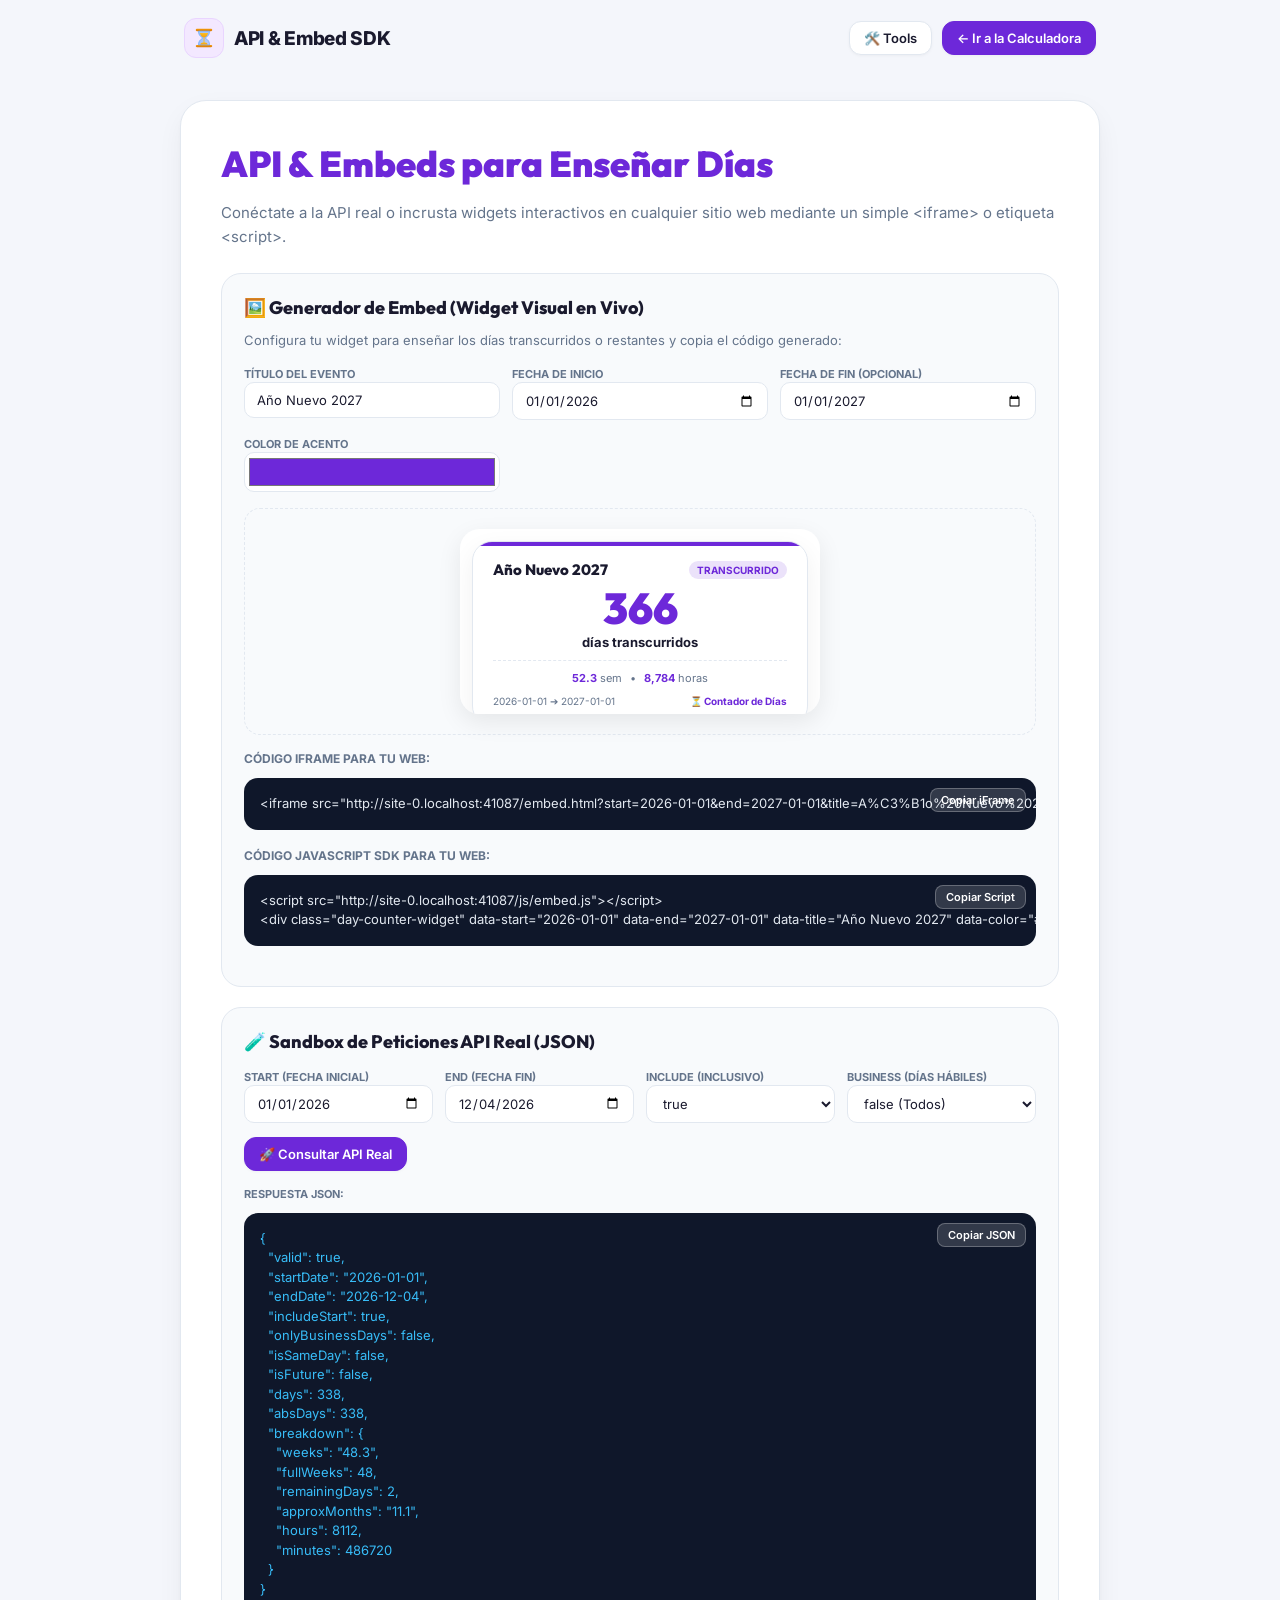
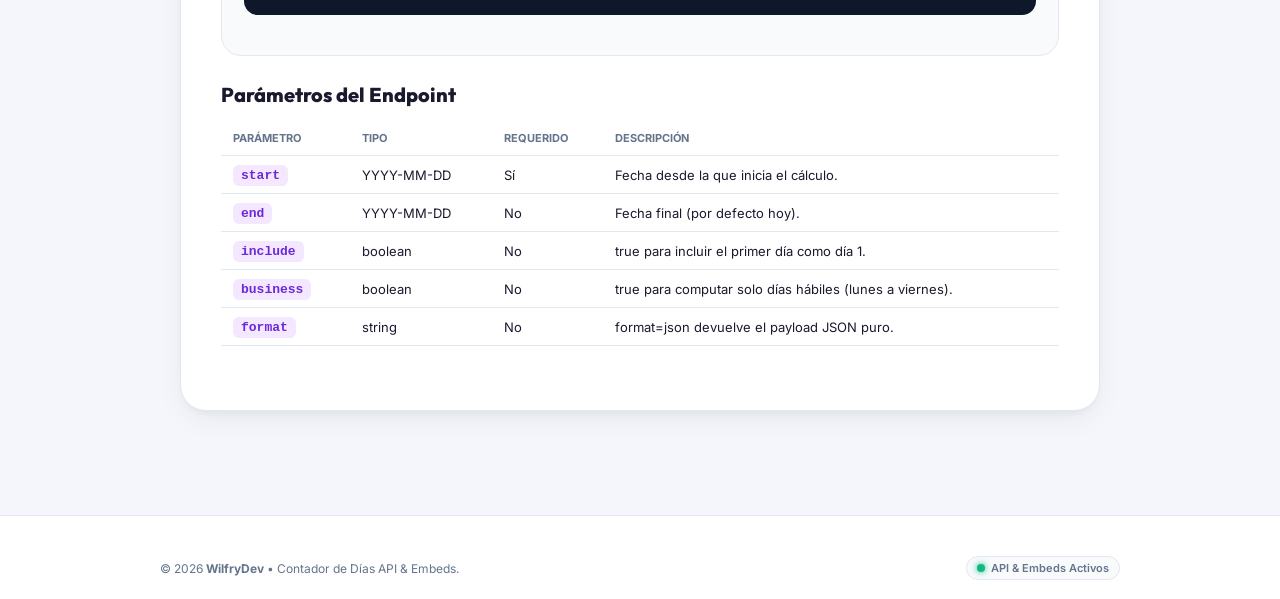
<file: api.html>
<!DOCTYPE html>
<html lang="es">
<head>
<meta charset="UTF-8">
<meta http-equiv="refresh" content="0; url=api/index.html">
<title>Redirigiendo a la API...</title>
<script>window.location.replace("api/index.html");</script>
</head>
<body>
<p>Redirigiendo a la documentación de la API... Si no carga automáticamente, haz clic <a href="api/index.html">aquí</a>.</p>
</body>
</html>
</file>
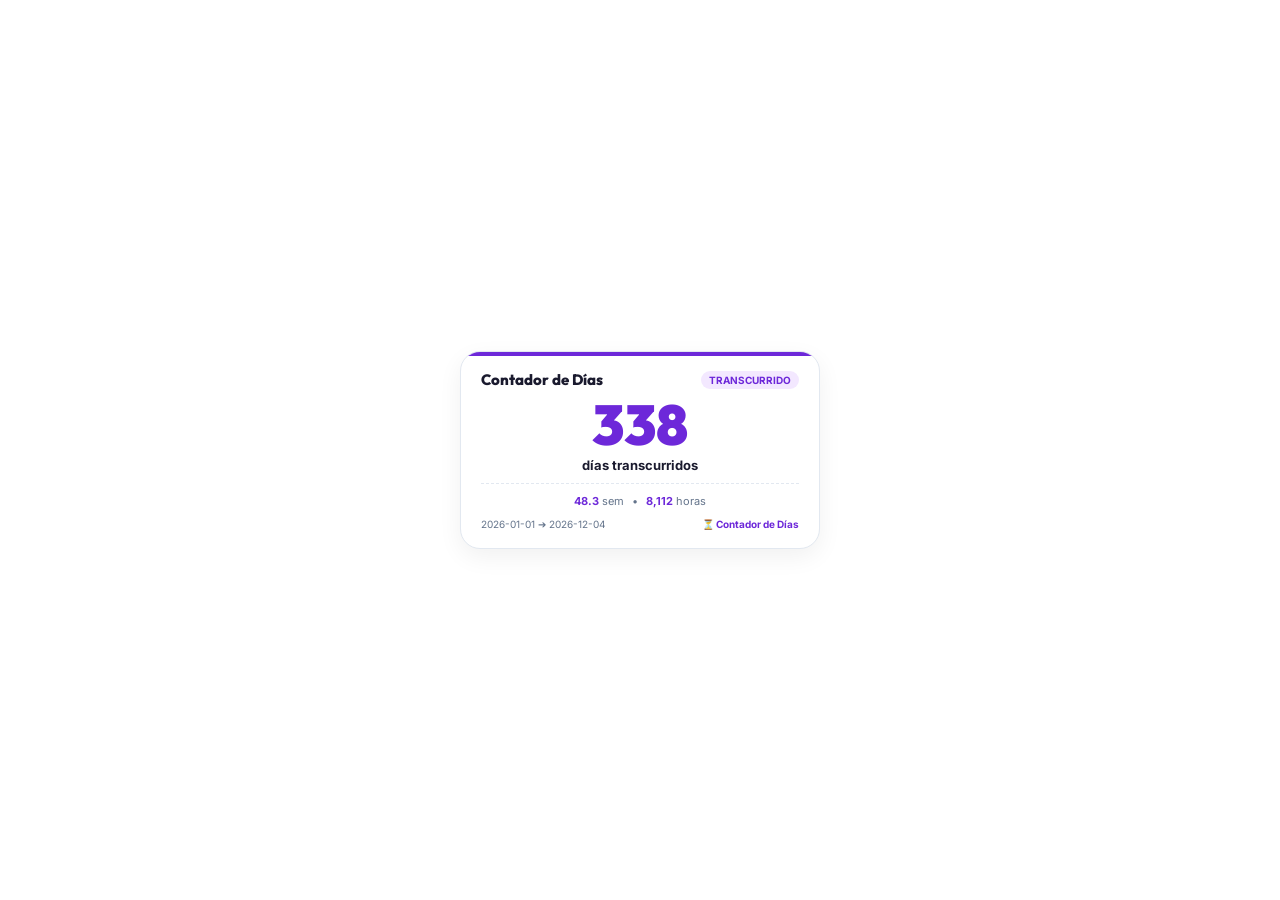
<file: embed.html>
<!DOCTYPE html>
<html lang="es" data-theme="light">
<head>
<meta charset="UTF-8">
<meta name="viewport" content="width=device-width, initial-scale=1.0">
<title>Day Counter Widget</title>
<link rel="icon" href="assets/icons/hourglass.svg" type="image/svg+xml">
<link rel="preconnect" href="https://fonts.googleapis.com">
<link rel="preconnect" href="https://fonts.gstatic.com" crossorigin>
<link href="https://fonts.googleapis.com/css2?family=Inter:wght@500;600;700&family=Outfit:wght@700;800;900&display=swap" rel="stylesheet">
<style>
:root {
  --bg: #ffffff;
  --card-bg: #ffffff;
  --app-text: #1a1a2e;
  --text-muted: #64748b;
  --border: #e2e8f0;
  --app-primary: #6d28d9;
  --app-primary-soft: #f3e8ff;
}
[data-theme="dark"] {
  --bg: #141b2d;
  --card-bg: #141b2d;
  --app-text: #f8fafc;
  --text-muted: #94a3b8;
  --border: #28344e;
  --app-primary: #8b5cf6;
  --app-primary-soft: rgba(139, 92, 246, 0.18);
}
* {
  box-sizing: border-box;
  font-family: 'Inter', sans-serif;
  margin: 0;
  padding: 0;
}
body {
  background: var(--bg);
  color: var(--app-text);
  display: flex;
  align-items: center;
  justify-content: center;
  min-height: 100vh;
  padding: 12px;
  overflow: hidden;
}
.widget-card {
  width: 100%;
  max-width: 360px;
  background: var(--card-bg);
  border: 1.5px solid var(--border);
  border-radius: 20px;
  padding: 18px 20px;
  box-shadow: 0 8px 25px rgba(0,0,0,0.06);
  position: relative;
  overflow: hidden;
  text-align: center;
}
.widget-card::before {
  content: '';
  position: absolute;
  top: 0;
  left: 0;
  right: 0;
  height: 4px;
  background: var(--app-primary);
}
.widget-header {
  display: flex;
  align-items: center;
  justify-content: space-between;
  margin-bottom: 8px;
}
.widget-title {
  font-family: 'Outfit', sans-serif;
  font-size: 15px;
  font-weight: 800;
  color: var(--app-text);
  overflow: hidden;
  text-overflow: ellipsis;
  white-space: nowrap;
  max-width: 220px;
}
.widget-badge {
  font-size: 10px;
  font-weight: 700;
  text-transform: uppercase;
  padding: 3px 8px;
  border-radius: 12px;
  background: var(--app-primary-soft);
  color: var(--app-primary);
}
.widget-number {
  font-family: 'Outfit', sans-serif;
  font-size: clamp(38px, 12vw, 56px);
  font-weight: 900;
  color: var(--app-primary);
  line-height: 1;
  margin: 4px 0;
}
.widget-label {
  font-size: 13px;
  font-weight: 700;
  color: var(--app-text);
  margin-bottom: 8px;
}
.widget-breakdown {
  display: flex;
  justify-content: center;
  gap: 8px;
  margin-top: 10px;
  padding-top: 10px;
  border-top: 1px dashed var(--border);
  font-size: 11px;
  color: var(--text-muted);
}
.widget-breakdown span {
  font-weight: 700;
  color: var(--app-primary);
}
.widget-footer {
  margin-top: 10px;
  display: flex;
  align-items: center;
  justify-content: space-between;
  font-size: 10px;
  color: var(--text-muted);
}
.widget-footer a {
  color: var(--app-primary);
  text-decoration: none;
  font-weight: 700;
}
</style>
</head>
<body>

<div class="widget-card">
  <div class="widget-header">
    <div class="widget-title" id="wTitle">Calculadora de Tiempo</div>
    <span class="widget-badge" id="wStatus">Transcurrido</span>
  </div>

  <div class="widget-number" id="wNumber">0</div>
  <div class="widget-label" id="wLabel">días transcurridos</div>

  <div class="widget-breakdown">
    <div><span id="wWeeks">0</span> sem</div>
    <div>•</div>
    <div><span id="wHours">0</span> horas</div>
  </div>

  <div class="widget-footer">
    <span id="wDates">01/01/2026 ➔ Hoy</span>
    <a href="contador.html" target="_blank" rel="noopener">⏳ Contador de Días</a>
  </div>
</div>

<script src="js/calculator.js"></script>
<script>
const params = new URLSearchParams(window.location.search);
const start = params.get('start') || '2026-01-01';
const end = params.get('end') || TimeCalculator.formatDate(new Date());
const title = params.get('title') || 'Contador de Días';
const theme = params.get('theme') || 'auto';
const color = params.get('color');
const inc = params.get('include') !== 'false';
const bus = params.get('business') === 'true';

let activeTheme = theme;
if (theme === 'auto') activeTheme = window.matchMedia('(prefers-color-scheme: dark)').matches ? 'dark' : 'light';
document.documentElement.setAttribute('data-theme', activeTheme);

if (color) {
  document.documentElement.style.setProperty('--app-primary', color);
  document.documentElement.style.setProperty('--app-primary-soft', color + '22');
}

document.getElementById('wTitle').textContent = title;
const res = TimeCalculator.calculateDifference(start, end, { includeStart: inc, onlyBusinessDays: bus });

if (res.valid) {
  document.getElementById('wNumber').textContent = res.days;
  document.getElementById('wStatus').textContent = res.isFuture ? 'Cuenta Regresiva' : 'Transcurrido';
  document.getElementById('wLabel').textContent = res.isFuture ? 'días restantes' : 'días transcurridos';
  document.getElementById('wWeeks').textContent = res.breakdown.weeks;
  document.getElementById('wHours').textContent = res.breakdown.hours.toLocaleString();
  document.getElementById('wDates').textContent = `${start} ➔ ${end}`;
}
</script>
</body>
</html>
</file>
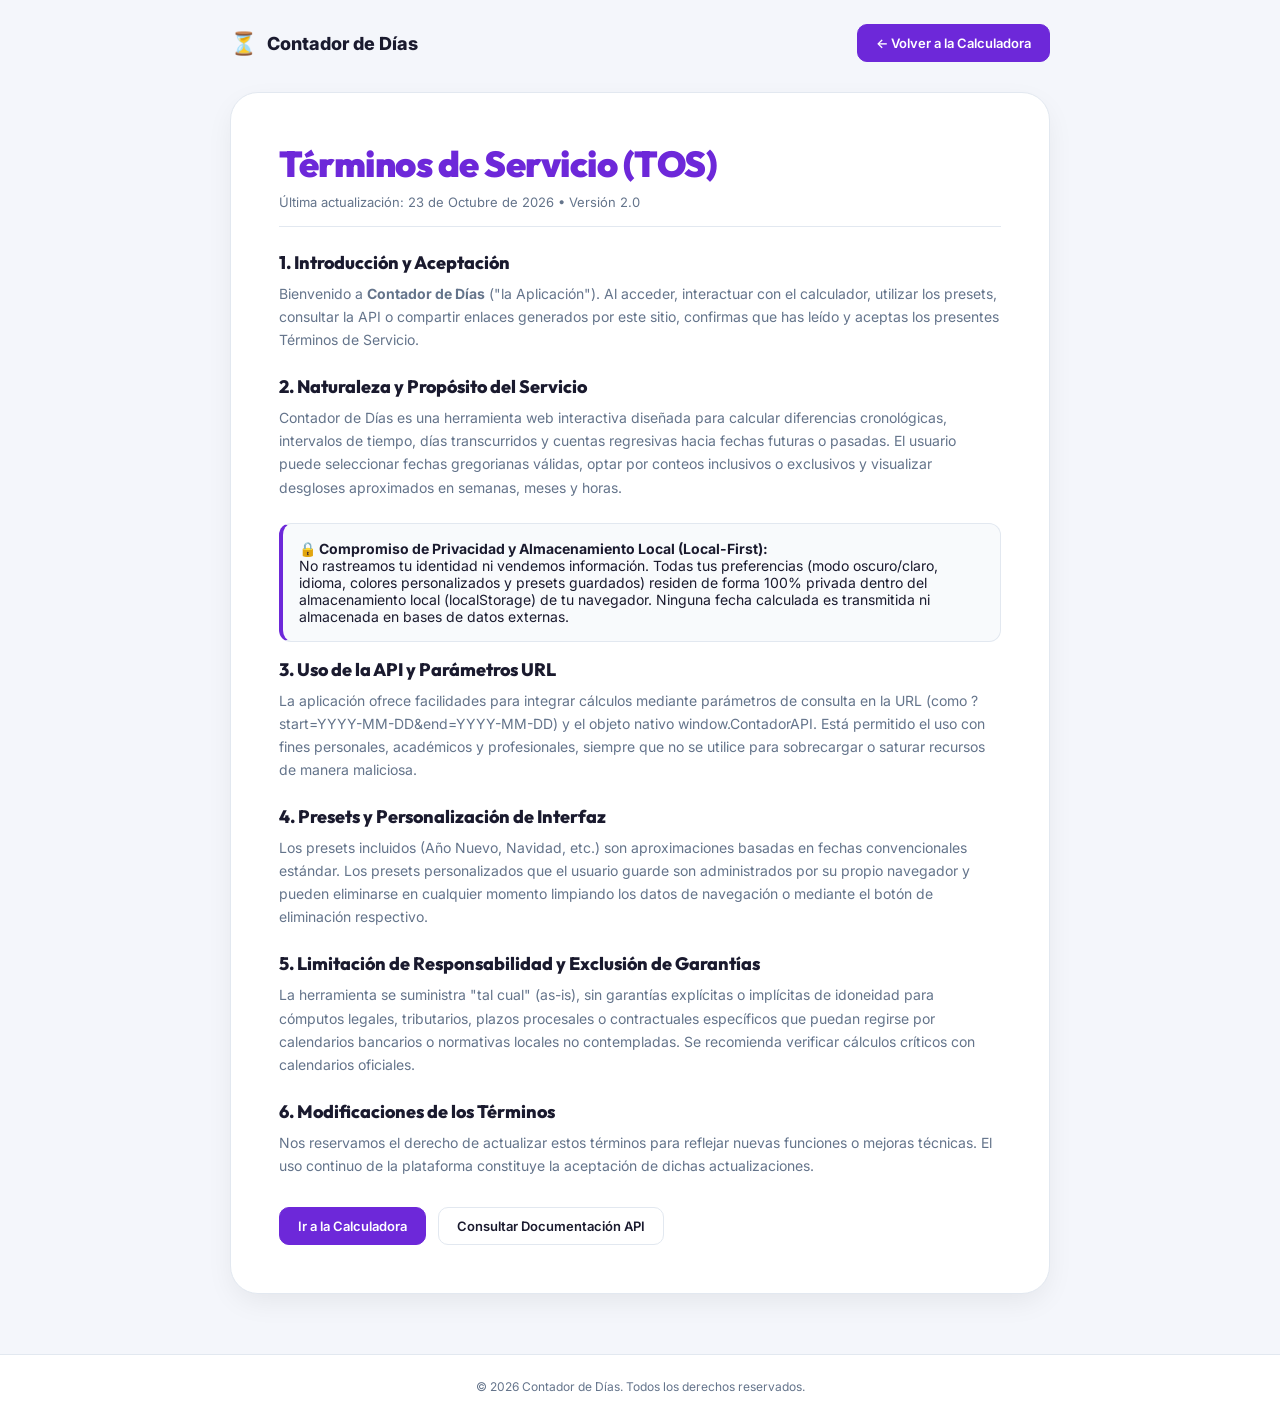
<file: tos.html>
<!DOCTYPE html>
<html lang="es" data-theme="light">
<head>
<meta charset="UTF-8">
<meta name="viewport" content="width=device-width, initial-scale=1.0">
<title>Términos de Servicio (TOS) | Contador de Días</title>
<link rel="icon" href="data:image/svg+xml,<svg xmlns=%22http://www.w3.org/2000/svg%22 viewBox=%220 0 100 100%22><text y=%22.9em%22 font-size=%2290%22>⏳</text></svg>">
<link rel="preconnect" href="https://fonts.googleapis.com">
<link rel="preconnect" href="https://fonts.gstatic.com" crossorigin>
<link href="https://fonts.googleapis.com/css2?family=Inter:wght@400;500;600;700&family=Outfit:wght@600;800;900&display=swap" rel="stylesheet">

<style>
:root {
  --bg: #f4f6fb;
  --card-bg: #ffffff;
  --card-subtle: #f8fafc;
  --app-text: #1a1a2e;
  --text-muted: #64748b;
  --border: #e2e8f0;
  --app-primary: #6d28d9;
  --app-primary-soft: #f3e8ff;
  --shadow: 0 10px 30px -5px rgba(0, 0, 0, 0.08);
}

[data-theme="dark"] {
  --bg: #0b0f19;
  --card-bg: #141b2d;
  --card-subtle: #1a2238;
  --app-text: #f8fafc;
  --text-muted: #94a3b8;
  --border: #28344e;
  --app-primary: #8b5cf6;
  --app-primary-soft: rgba(139, 92, 246, 0.18);
  --shadow: 0 15px 35px rgba(0, 0, 0, 0.5);
}

* {
  box-sizing: border-box;
  font-family: 'Inter', sans-serif;
}

body {
  margin: 0;
  padding: 0;
  min-height: 100vh;
  background: var(--bg);
  color: var(--app-text);
  display: flex;
  flex-direction: column;
  transition: background 0.3s, color 0.3s;
}

.tos-header {
  width: 100%;
  max-width: 860px;
  margin: 0 auto;
  padding: 24px 20px 10px;
  display: flex;
  justify-content: space-between;
  align-items: center;
}

.brand-badge {
  display: flex;
  align-items: center;
  gap: 10px;
  text-decoration: none;
  color: var(--app-text);
  font-family: 'Outfit', sans-serif;
  font-weight: 800;
  font-size: 18px;
}

.main-content {
  flex: 1;
  width: 100%;
  max-width: 860px;
  margin: 0 auto;
  padding: 20px 20px 60px;
}

.legal-card {
  background: var(--card-bg);
  border: 1px solid var(--border);
  border-radius: 28px;
  padding: clamp(24px, 5vw, 48px);
  box-shadow: var(--shadow);
}

.legal-title {
  font-family: 'Outfit', sans-serif;
  font-size: clamp(26px, 6vw, 36px);
  font-weight: 900;
  color: var(--app-primary);
  margin: 0 0 8px;
  letter-spacing: -0.5px;
}

.legal-meta {
  font-size: 13px;
  color: var(--text-muted);
  margin-bottom: 24px;
  padding-bottom: 16px;
  border-bottom: 1px solid var(--border);
}

.section-block {
  margin-bottom: 24px;
}
.section-heading {
  font-family: 'Outfit', sans-serif;
  font-size: 18px;
  font-weight: 800;
  color: var(--app-text);
  margin-bottom: 8px;
}
.section-text {
  font-size: 14px;
  color: var(--text-muted);
  line-height: 1.65;
}

.highlight-box {
  background: var(--card-subtle);
  border: 1px solid var(--border);
  border-left: 4px solid var(--app-primary);
  padding: 16px;
  border-radius: 12px;
  margin: 16px 0;
  font-size: 14px;
  color: var(--app-text);
}

.btn {
  padding: 10px 18px;
  border-radius: 10px;
  font-size: 13px;
  font-weight: 600;
  text-decoration: none;
  display: inline-flex;
  align-items: center;
  gap: 6px;
  border: 1px solid var(--border);
  background: var(--card-bg);
  color: var(--app-text);
  transition: all 0.2s;
}
.btn:hover {
  border-color: var(--app-primary);
  color: var(--app-primary);
}
.btn.primary {
  background: var(--app-primary);
  color: #fff;
  border-color: var(--app-primary);
}
.btn.primary:hover {
  filter: brightness(1.1);
}

.site-footer {
  background: var(--card-bg);
  border-top: 1px solid var(--border);
  padding: 24px 20px;
  text-align: center;
  font-size: 12px;
  color: var(--text-muted);
}
</style>
</head>
<body>

<header class="tos-header">
  <a href="contador.html" class="brand-badge">
    <span style="font-size:22px;">⏳</span>
    <span>Contador de Días</span>
  </a>
  <div>
    <a href="contador.html" class="btn primary">← Volver a la Calculadora</a>
  </div>
</header>

<main class="main-content">
  <div class="legal-card">
    <h1 class="legal-title">Términos de Servicio (TOS)</h1>
    <div class="legal-meta">Última actualización: 23 de Octubre de 2026 • Versión 2.0</div>

    <div class="section-block">
      <div class="section-heading">1. Introducción y Aceptación</div>
      <div class="section-text">
        Bienvenido a <strong>Contador de Días</strong> ("la Aplicación"). Al acceder, interactuar con el calculador, utilizar los presets, consultar la API o compartir enlaces generados por este sitio, confirmas que has leído y aceptas los presentes Términos de Servicio.
      </div>
    </div>

    <div class="section-block">
      <div class="section-heading">2. Naturaleza y Propósito del Servicio</div>
      <div class="section-text">
        Contador de Días es una herramienta web interactiva diseñada para calcular diferencias cronológicas, intervalos de tiempo, días transcurridos y cuentas regresivas hacia fechas futuras o pasadas. El usuario puede seleccionar fechas gregorianas válidas, optar por conteos inclusivos o exclusivos y visualizar desgloses aproximados en semanas, meses y horas.
      </div>
    </div>

    <div class="highlight-box" id="privacidad">
      <strong>🔒 Compromiso de Privacidad y Almacenamiento Local (Local-First):</strong><br>
      No rastreamos tu identidad ni vendemos información. Todas tus preferencias (modo oscuro/claro, idioma, colores personalizados y presets guardados) residen de forma 100% privada dentro del almacenamiento local (localStorage) de tu navegador. Ninguna fecha calculada es transmitida ni almacenada en bases de datos externas.
    </div>

    <div class="section-block">
      <div class="section-heading">3. Uso de la API y Parámetros URL</div>
      <div class="section-text">
        La aplicación ofrece facilidades para integrar cálculos mediante parámetros de consulta en la URL (como <code>?start=YYYY-MM-DD&end=YYYY-MM-DD</code>) y el objeto nativo <code>window.ContadorAPI</code>. Está permitido el uso con fines personales, académicos y profesionales, siempre que no se utilice para sobrecargar o saturar recursos de manera maliciosa.
      </div>
    </div>

    <div class="section-block">
      <div class="section-heading">4. Presets y Personalización de Interfaz</div>
      <div class="section-text">
        Los presets incluidos (Año Nuevo, Navidad, etc.) son aproximaciones basadas en fechas convencionales estándar. Los presets personalizados que el usuario guarde son administrados por su propio navegador y pueden eliminarse en cualquier momento limpiando los datos de navegación o mediante el botón de eliminación respectivo.
      </div>
    </div>

    <div class="section-block">
      <div class="section-heading">5. Limitación de Responsabilidad y Exclusión de Garantías</div>
      <div class="section-text">
        La herramienta se suministra "tal cual" (as-is), sin garantías explícitas o implícitas de idoneidad para cómputos legales, tributarios, plazos procesales o contractuales específicos que puedan regirse por calendarios bancarios o normativas locales no contempladas. Se recomienda verificar cálculos críticos con calendarios oficiales.
      </div>
    </div>

    <div class="section-block">
      <div class="section-heading">6. Modificaciones de los Términos</div>
      <div class="section-text">
        Nos reservamos el derecho de actualizar estos términos para reflejar nuevas funciones o mejoras técnicas. El uso continuo de la plataforma constituye la aceptación de dichas actualizaciones.
      </div>
    </div>

    <div style="margin-top: 30px; display: flex; gap: 12px; flex-wrap: wrap;">
      <a href="contador.html" class="btn primary">Ir a la Calculadora</a>
      <a href="api/index.html" class="btn">Consultar Documentación API</a>
    </div>
  </div>
</main>

<footer class="site-footer">
  © 2026 Contador de Días. Todos los derechos reservados.
</footer>

<script>
// Heredar tema y color guardados
const savedTheme = localStorage.getItem('theme') || 'auto';
let activeTheme = savedTheme;
if (savedTheme === 'auto') {
  activeTheme = window.matchMedia('(prefers-color-scheme: dark)').matches ? 'dark' : 'light';
}
document.documentElement.setAttribute('data-theme', activeTheme);

const savedColor = localStorage.getItem('appColor');
if (savedColor && savedColor !== 'default') {
  document.documentElement.style.setProperty('--app-primary', savedColor);
  document.documentElement.style.setProperty('--app-primary-soft', savedColor + '22');
}
</script>
</body>
</html>
</file>
<file: css/styles.css>
:root {
  --bg: #f4f6fb;
  --card-bg: #ffffff;
  --card-subtle: #f8fafc;
  --app-text: #1a1a2e;
  --text-muted: #64748b;
  --border: #e2e8f0;
  --input-bg: #f8fafc;
  --shadow: 0 10px 30px -5px rgba(0, 0, 0, 0.07), 0 4px 6px -2px rgba(0, 0, 0, 0.04);
  --shadow-lg: 0 20px 40px -10px rgba(0, 0, 0, 0.12);
  --icon-filter: none;
  --btn-active-bg: #ffffff;
  --app-primary: #6d28d9;
  --app-primary-hover: #5b21b6;
  --app-primary-soft: #f3e8ff;
  --app-primary-soft-border: #e9d5ff;
}

[data-theme="dark"] {
  --bg: #0b0f19;
  --card-bg: #141b2d;
  --card-subtle: #1a2238;
  --app-text: #f8fafc;
  --text-muted: #94a3b8;
  --border: #28344e;
  --input-bg: #0e1424;
  --shadow: 0 12px 35px rgba(0, 0, 0, 0.45);
  --shadow-lg: 0 24px 50px rgba(0, 0, 0, 0.6);
  --icon-filter: invert(1);
  --btn-active-bg: #232d46;
  --app-primary: #8b5cf6;
  --app-primary-hover: #a78bfa;
  --app-primary-soft: rgba(139, 92, 246, 0.18);
  --app-primary-soft-border: rgba(139, 92, 246, 0.35);
}

* { 
  box-sizing: border-box; 
  font-family: 'Inter', -apple-system, BlinkMacSystemFont, 'Segoe UI', Roboto, Helvetica, Arial, sans-serif; 
}

body {
  margin: 0; 
  padding: 0;
  min-height: 100vh;
  background: var(--bg); 
  color: var(--app-text);
  display: flex; 
  flex-direction: column;
  align-items: center;
  transition: background 0.3s ease, color 0.3s ease;
  overflow-x: hidden;
}

.promo-banner {
  width: 100%;
  background: linear-gradient(90deg, var(--app-primary), #3b82f6);
  color: #ffffff;
  padding: 10px 40px 10px 20px;
  display: none;
  align-items: center;
  justify-content: center;
  text-align: center;
  font-size: 13px;
  font-weight: 600;
  box-shadow: 0 2px 10px rgba(0,0,0,0.1);
  z-index: 40;
  position: relative;
}
.promo-content {
  display: inline-flex;
  align-items: center;
  justify-content: center;
  gap: 12px;
  flex-wrap: wrap;
  text-align: center;
}
.promo-link-btn {
  background: rgba(255, 255, 255, 0.22);
  color: #ffffff;
  border: 1px solid rgba(255, 255, 255, 0.45);
  padding: 3px 12px;
  border-radius: 20px;
  font-size: 12px;
  font-weight: 700;
  text-decoration: none;
  transition: all 0.2s;
  display: inline-flex;
  align-items: center;
}
.promo-link-btn:hover {
  background: #ffffff;
  color: var(--app-primary);
}
.promo-close-btn {
  position: absolute;
  right: 14px;
  top: 50%;
  transform: translateY(-50%);
  background: none;
  border: none;
  color: #ffffff;
  font-size: 16px;
  cursor: pointer;
  opacity: 0.8;
  padding: 4px;
  display: flex;
  align-items: center;
  justify-content: center;
}
.promo-close-btn:hover {
  opacity: 1;
}

.top-navbar {
  width: 100%;
  max-width: 1060px;
  padding: 18px 24px;
  display: flex;
  align-items: center;
  justify-content: space-between;
  gap: 16px;
  z-index: 20;
}

.brand-badge {
  display: flex;
  align-items: center;
  gap: 10px;
  text-decoration: none;
  color: var(--app-text);
  font-family: 'Outfit', sans-serif;
  font-weight: 800;
  font-size: 19px;
  letter-spacing: -0.3px;
}

.brand-icon {
  width: 40px;
  height: 40px;
  border-radius: 12px;
  background: var(--app-primary-soft);
  color: var(--app-primary);
  display: flex;
  align-items: center;
  justify-content: center;
  font-size: 20px;
  border: 1px solid var(--app-primary-soft-border);
  transition: transform 0.2s;
}
.brand-badge:hover .brand-icon {
  transform: rotate(-10deg) scale(1.05);
}

.nav-links {
  display: flex;
  align-items: center;
  gap: 8px;
}

.nav-btn {
  background: var(--card-bg);
  border: 1px solid var(--border);
  color: var(--app-text);
  padding: 8px 14px;
  border-radius: 12px;
  font-size: 13px;
  font-weight: 600;
  cursor: pointer;
  display: inline-flex;
  align-items: center;
  gap: 6px;
  text-decoration: none;
  transition: all 0.2s;
  box-shadow: 0 1px 3px rgba(0,0,0,0.04);
}
.nav-btn:hover {
  border-color: var(--app-primary);
  color: var(--app-primary);
  transform: translateY(-1px);
}
.nav-btn.primary {
  background: var(--app-primary);
  color: #ffffff;
  border-color: var(--app-primary);
}
.nav-btn.primary:hover {
  filter: brightness(1.1);
  color: #ffffff;
}

.lang-select-wrapper {
  position: relative;
  display: flex;
  align-items: center;
}
.lang-select-input {
  appearance: none;
  -webkit-appearance: none;
  background: var(--card-bg);
  border: 1px solid var(--border);
  color: var(--app-text);
  padding: 8px 28px 8px 12px;
  border-radius: 12px;
  font-size: 13px;
  font-weight: 600;
  cursor: pointer;
  outline: none;
  transition: border-color 0.2s;
}
.lang-select-input:hover, .lang-select-input:focus {
  border-color: var(--app-primary);
}
.lang-select-arrow {
  position: absolute;
  right: 10px;
  pointer-events: none;
  font-size: 10px;
  color: var(--text-muted);
}

.main-content {
  flex: 1;
  width: 100%;
  max-width: 540px;
  padding: 10px 20px 40px;
  display: flex;
  flex-direction: column;
  align-items: center;
}

.calculator-card {
  background: var(--card-bg);
  width: 100%;
  padding: clamp(24px, 5vw, 40px);
  border-radius: 28px;
  box-shadow: var(--shadow);
  border: 1px solid var(--border);
  transition: background 0.3s, box-shadow 0.3s, border-color 0.3s;
  position: relative;
}

.header-badge {
  display: inline-flex;
  align-items: center;
  gap: 6px;
  font-size: 11px;
  font-weight: 700;
  text-transform: uppercase;
  letter-spacing: 0.8px;
  padding: 5px 12px;
  border-radius: 20px;
  background: var(--app-primary-soft);
  color: var(--app-primary);
  margin-bottom: 12px;
}

.header-title {
  font-family: 'Outfit', sans-serif;
  color: var(--app-primary);
  text-align: center; 
  font-size: clamp(28px, 7vw, 36px); 
  font-weight: 900; 
  letter-spacing: -0.8px;
  margin: 0 0 6px 0;
  line-height: 1.15;
  transition: color 0.3s ease;
}

.header-subtitle {
  text-align: center; 
  color: var(--text-muted); 
  font-size: clamp(14px, 3.8vw, 15px); 
  margin: 0 0 22px 0;
}

.year-progress-container {
  background: var(--card-subtle);
  border: 1px solid var(--border);
  border-radius: 14px;
  padding: 10px 14px;
  margin-bottom: 20px;
}
.year-progress-header {
  display: flex;
  justify-content: space-between;
  align-items: center;
  font-size: 11px;
  font-weight: 700;
  color: var(--text-muted);
  text-transform: uppercase;
  letter-spacing: 0.5px;
  margin-bottom: 6px;
}
.year-progress-track {
  width: 100%;
  height: 8px;
  background: var(--border);
  border-radius: 8px;
  overflow: hidden;
}
.year-progress-fill {
  height: 100%;
  width: 0%;
  background: linear-gradient(90deg, var(--app-primary), #3b82f6);
  border-radius: 8px;
  transition: width 0.6s ease;
}

.presets-strip {
  display: flex;
  align-items: center;
  gap: 8px;
  margin-bottom: 22px;
  overflow-x: auto;
  padding: 4px 2px 8px;
  scrollbar-width: thin;
}
.presets-strip::-webkit-scrollbar {
  height: 4px;
}
.presets-strip::-webkit-scrollbar-thumb {
  background: var(--border);
  border-radius: 4px;
}

.preset-chip {
  flex-shrink: 0;
  padding: 7px 13px;
  border-radius: 20px;
  background: var(--card-subtle);
  border: 1px solid var(--border);
  color: var(--app-text);
  font-size: 12px;
  font-weight: 600;
  cursor: pointer;
  display: inline-flex;
  align-items: center;
  gap: 6px;
  transition: all 0.2s;
  white-space: nowrap;
}
.preset-chip:hover {
  background: var(--app-primary-soft);
  border-color: var(--app-primary);
  color: var(--app-primary);
}
.preset-chip.more-btn {
  background: var(--app-primary-soft);
  color: var(--app-primary);
  border-color: var(--app-primary-soft-border);
}

.field-group { 
  margin-bottom: 18px; 
}
.field-header {
  display: flex;
  justify-content: space-between;
  align-items: center;
  margin-bottom: 8px;
}
.field-label {
  display: flex; 
  align-items: center; 
  gap: 8px;
  font-size: 12px; 
  font-weight: 700; 
  color: var(--text-muted);
  text-transform: uppercase; 
  letter-spacing: 0.6px;
}
.field-action-btn {
  background: none;
  border: none;
  color: var(--app-primary);
  font-size: 11px;
  font-weight: 600;
  cursor: pointer;
  padding: 2px 6px;
  border-radius: 6px;
  transition: background 0.2s;
}
.field-action-btn:hover {
  background: var(--app-primary-soft);
}

.input-row { 
  display: flex; 
  gap: 12px; 
}
.input-row > * { 
  flex: 1; 
}

@media (max-width: 440px) {
  .input-row { 
    flex-direction: column; 
    gap: 10px; 
  }
}

.input-wrapper {
  position: relative; 
  display: flex; 
  align-items: center;
  background: var(--input-bg); 
  border: 1.5px solid var(--border);
  border-radius: 14px; 
  padding: 0 16px; 
  height: 52px;
  transition: border-color 0.2s, box-shadow 0.2s;
}
.input-wrapper:focus-within {
  border-color: var(--app-primary); 
  box-shadow: 0 0 0 3px var(--app-primary-soft);
}
.input-wrapper input {
  width: 100%; 
  border: none; 
  background: transparent;
  font-size: 16px; 
  font-weight: 600; 
  color: var(--app-text); 
  outline: none;
}
.input-wrapper input::placeholder { 
  color: var(--text-muted); 
  font-weight: 400; 
}

.month-picker-container { position: relative; }
.month-picker-trigger {
  width: 100%; 
  height: 52px; 
  display: flex; 
  align-items: center; 
  justify-content: space-between;
  background: var(--input-bg); 
  border: 1.5px solid var(--border); 
  border-radius: 14px;
  padding: 0 16px; 
  font-size: 15px; 
  font-weight: 600; 
  color: var(--app-text); 
  cursor: pointer;
  transition: all 0.2s;
}
.month-picker-trigger:hover { 
  border-color: var(--app-primary); 
}
.month-picker-trigger.open { 
  border-color: var(--app-primary); 
  box-shadow: 0 0 0 3px var(--app-primary-soft); 
}

.popover {
  position: absolute; 
  top: calc(100% + 8px); 
  left: 0; 
  z-index: 50;
  width: 300px;
  background: var(--card-bg); 
  border: 1px solid var(--border);
  border-radius: 18px; 
  padding: 16px; 
  box-shadow: var(--shadow-lg);
  animation: pop 0.2s cubic-bezier(0.16, 1, 0.3, 1);
}
.popover[hidden] { display: none; }
@keyframes pop { 
  from { opacity: 0; transform: translateY(-6px) scale(0.97); } 
  to { opacity: 1; transform: none; } 
}

.popover-header { 
  display: flex; 
  justify-content: space-between; 
  align-items: center; 
  margin-bottom: 14px; 
}
.popover-year { 
  font-family: 'Outfit', sans-serif; 
  font-weight: 800; 
  font-size: 18px; 
  color: var(--app-text); 
}
.popover-nav {
  width: 32px; 
  height: 32px; 
  border: none; 
  background: var(--input-bg);
  color: var(--app-text); 
  border-radius: 10px; 
  cursor: pointer; 
  font-size: 18px;
  display: flex; 
  align-items: center; 
  justify-content: center;
  transition: 0.2s;
}
.popover-nav:hover { 
  background: var(--app-primary-soft); 
  color: var(--app-primary); 
}

.months-grid { 
  display: grid; 
  grid-template-columns: repeat(3, 1fr); 
  gap: 8px; 
}
.month-btn {
  padding: 10px 0; 
  border: none; 
  background: transparent; 
  color: var(--app-text);
  font-size: 13px; 
  font-weight: 600; 
  border-radius: 10px; 
  cursor: pointer; 
  transition: 0.15s;
}
.month-btn:hover { 
  background: var(--btn-active-bg); 
  color: var(--app-primary); 
}
.month-btn.selected { 
  background: var(--app-primary); 
  color: #ffffff; 
  font-weight: 700; 
  box-shadow: 0 4px 10px var(--app-primary-soft); 
}
.month-btn.current:not(.selected) { 
  border: 1.5px solid var(--app-primary); 
  color: var(--app-primary); 
}

.custom-calendar-container {
  position: relative;
  width: 100%;
}
.custom-calendar-trigger {
  width: 100%;
  height: 52px;
  display: flex;
  align-items: center;
  justify-content: space-between;
  background: var(--input-bg);
  border: 1.5px solid var(--border);
  border-radius: 14px;
  padding: 0 16px;
  font-size: 15px;
  font-weight: 600;
  color: var(--app-text);
  cursor: pointer;
  transition: all 0.2s;
}
.custom-calendar-trigger:hover {
  border-color: var(--app-primary);
}
.custom-calendar-trigger.open {
  border-color: var(--app-primary);
  box-shadow: 0 0 0 3px var(--app-primary-soft);
}

.custom-calendar-popover {
  position: absolute;
  top: calc(100% + 8px);
  left: 0;
  z-index: 60;
  width: 310px;
  max-width: calc(100vw - 40px);
  background: var(--card-bg);
  border: 1px solid var(--border);
  border-radius: 20px;
  padding: 16px;
  box-shadow: var(--shadow-lg);
  animation: pop 0.2s cubic-bezier(0.16, 1, 0.3, 1);
}
.custom-calendar-popover[hidden] { display: none; }

.cal-header {
  display: flex;
  justify-content: space-between;
  align-items: center;
  margin-bottom: 12px;
}
.cal-title {
  font-family: 'Outfit', sans-serif;
  font-weight: 800;
  font-size: 16px;
  color: var(--app-text);
  display: flex;
  align-items: center;
  gap: 6px;
}
.cal-nav-btn {
  width: 32px;
  height: 32px;
  border: none;
  background: var(--input-bg);
  color: var(--app-text);
  border-radius: 8px;
  cursor: pointer;
  display: flex;
  align-items: center;
  justify-content: center;
  font-size: 16px;
  transition: 0.15s;
}
.cal-nav-btn:hover {
  background: var(--app-primary-soft);
  color: var(--app-primary);
}

.cal-weekdays {
  display: grid;
  grid-template-columns: repeat(7, 1fr);
  text-align: center;
  font-size: 11px;
  font-weight: 700;
  color: var(--text-muted);
  margin-bottom: 8px;
}

.cal-days-grid {
  display: grid;
  grid-template-columns: repeat(7, 1fr);
  gap: 4px;
}
.cal-day-btn {
  height: 34px;
  border: none;
  background: transparent;
  color: var(--app-text);
  font-size: 13px;
  font-weight: 600;
  border-radius: 8px;
  cursor: pointer;
  display: flex;
  align-items: center;
  justify-content: center;
  transition: all 0.15s;
}
.cal-day-btn:hover:not(.other-month) {
  background: var(--app-primary-soft);
  color: var(--app-primary);
}
.cal-day-btn.other-month {
  color: var(--text-muted);
  opacity: 0.35;
  cursor: pointer;
}
.cal-day-btn.today {
  border: 1.5px solid var(--app-primary);
  color: var(--app-primary);
}
.cal-day-btn.selected {
  background: var(--app-primary) !important;
  color: #ffffff !important;
  font-weight: 800;
  box-shadow: 0 4px 10px var(--app-primary-soft);
}

.cal-footer {
  display: flex;
  justify-content: space-between;
  align-items: center;
  margin-top: 12px;
  padding-top: 10px;
  border-top: 1px solid var(--border);
}
.cal-action-btn {
  background: none;
  border: none;
  color: var(--app-primary);
  font-size: 13px;
  font-weight: 700;
  cursor: pointer;
  padding: 4px 8px;
  border-radius: 6px;
  transition: background 0.15s;
}
.cal-action-btn:hover {
  background: var(--app-primary-soft);
}

.options-group {
  display: flex;
  flex-direction: column;
  gap: 10px;
  margin: 16px 0 22px;
}
.checkbox-group {
  display: flex; 
  align-items: center; 
  gap: 10px; 
  font-size: 12.5px; 
  font-weight: 600; 
  color: var(--text-muted); 
  cursor: pointer;
  user-select: none;
}
.checkbox-group input {
  width: 17px; 
  height: 17px; 
  accent-color: var(--app-primary); 
  cursor: pointer;
  border-radius: 4px;
}

.result-box {
  background: var(--card-subtle); 
  border-radius: 22px;
  padding: 28px 20px; 
  text-align: center; 
  border: 1.5px solid var(--border);
  position: relative;
  overflow: hidden;
  transition: background 0.3s, border-color 0.3s;
}
.result-box::before {
  content: '';
  position: absolute;
  top: 0;
  left: 0;
  right: 0;
  height: 4px;
  background: var(--app-primary);
}

.result-status-pill {
  display: inline-block;
  padding: 4px 12px;
  border-radius: 20px;
  font-size: 11px;
  font-weight: 700;
  text-transform: uppercase;
  letter-spacing: 0.5px;
  background: var(--app-primary-soft);
  color: var(--app-primary);
  margin-bottom: 6px;
}

.result-number {
  font-family: 'Outfit', sans-serif;
  font-size: clamp(48px, 14vw, 68px); 
  font-weight: 900; 
  color: var(--app-primary);
  line-height: 1.05; 
  margin-bottom: 6px; 
  transition: color 0.3s;
}

.result-label { 
  font-size: 16px; 
  font-weight: 700; 
  color: var(--app-text); 
  margin-bottom: 4px; 
}
.result-hint { 
  font-size: 13px; 
  color: var(--text-muted); 
  margin-bottom: 16px;
}

.breakdown-row {
  display: flex;
  justify-content: center;
  gap: 10px;
  flex-wrap: wrap;
  padding-top: 14px;
  border-top: 1px dashed var(--border);
  margin-top: 10px;
}
.breakdown-item {
  background: var(--card-bg);
  padding: 8px 12px;
  border-radius: 10px;
  border: 1px solid var(--border);
  font-size: 12px;
  font-weight: 600;
  color: var(--app-text);
  display: flex;
  align-items: center;
  gap: 5px;
}
.breakdown-item span {
  color: var(--app-primary);
  font-weight: 700;
}

.result-actions {
  display: flex;
  justify-content: center;
  gap: 10px;
  margin-top: 18px;
}
.action-icon-btn {
  background: var(--card-bg);
  border: 1px solid var(--border);
  color: var(--app-text);
  padding: 8px 14px;
  border-radius: 10px;
  font-size: 12px;
  font-weight: 600;
  cursor: pointer;
  display: inline-flex;
  align-items: center;
  gap: 6px;
  transition: all 0.2s;
}
.action-icon-btn:hover {
  border-color: var(--app-primary);
  color: var(--app-primary);
}

.color-picker-box {
  display: flex;
  flex-direction: column;
  gap: 14px;
  background: var(--card-subtle);
  padding: 16px;
  border-radius: 18px;
  border: 1px solid var(--border);
}

.color-wheel-wrapper {
  display: flex;
  align-items: center;
  gap: 16px;
}

.custom-color-circle {
  position: relative;
  width: 58px;
  height: 58px;
  border-radius: 50%;
  background: conic-gradient(red, yellow, lime, aqua, blue, magenta, red);
  padding: 3px;
  cursor: pointer;
  box-shadow: 0 4px 14px rgba(0,0,0,0.15);
  transition: transform 0.2s, box-shadow 0.2s;
  display: flex;
  align-items: center;
  justify-content: center;
}
.custom-color-circle:hover {
  transform: scale(1.08);
}
.custom-color-circle-inner {
  width: 100%;
  height: 100%;
  border-radius: 50%;
  background: var(--app-primary);
  display: flex;
  align-items: center;
  justify-content: center;
  color: #ffffff;
  font-size: 20px;
  border: 2px solid #ffffff;
  transition: background 0.2s;
}

#customColorInput {
  position: absolute;
  inset: 0;
  width: 100%;
  height: 100%;
  opacity: 0;
  cursor: pointer;
}

.hex-input-row {
  display: flex;
  align-items: center;
  gap: 8px;
}
.hex-input-row input {
  width: 95px;
  padding: 6px 10px;
  border-radius: 8px;
  border: 1px solid var(--border);
  background: var(--card-bg);
  color: var(--app-text);
  font-size: 13px;
  font-family: monospace;
  font-weight: 700;
}
.hex-reset-btn {
  padding: 6px 10px;
  border-radius: 8px;
  border: 1px solid var(--border);
  background: var(--card-bg);
  color: var(--text-muted);
  font-size: 11px;
  font-weight: 600;
  cursor: pointer;
  transition: 0.2s;
}
.hex-reset-btn:hover {
  color: var(--app-primary);
  border-color: var(--app-primary);
}

.color-grid {
  display: flex; 
  flex-wrap: wrap; 
  gap: 10px; 
}
.color-swatch {
  width: 34px; 
  height: 34px; 
  border-radius: 50%; 
  border: 2px solid transparent;
  cursor: pointer; 
  transition: all 0.2s; 
  position: relative;
  box-shadow: inset 0 0 0 1px rgba(0,0,0,0.1);
  display: flex; 
  align-items: center; 
  justify-content: center;
}
.color-swatch:hover { 
  transform: scale(1.15); 
}
.color-swatch.active { 
  border-color: var(--app-text); 
  transform: scale(1.12);
}
.color-swatch.active::after {
  content: '✓'; 
  color: white; 
  font-size: 14px; 
  font-weight: bold;
}
.color-swatch[data-color="default"] {
  background: linear-gradient(135deg, #6d28d9 50%, #8b5cf6 50%);
}

.modal-overlay {
  position: fixed; 
  inset: 0; 
  background: rgba(0,0,0,0.65); 
  backdrop-filter: blur(6px);
  display: flex; 
  align-items: center; 
  justify-content: center; 
  z-index: 100;
  padding: 16px;
}
.modal-overlay[hidden] { display: none; }

.modal-card {
  background: var(--card-bg); 
  width: 100%; 
  max-width: 480px;
  border-radius: 26px; 
  padding: 26px; 
  box-shadow: var(--shadow-lg);
  max-height: 88vh; 
  overflow-y: auto;
  border: 1px solid var(--border);
  animation: modalIn 0.25s cubic-bezier(0.16, 1, 0.3, 1);
}
@keyframes modalIn {
  from { opacity: 0; transform: translateY(12px) scale(0.96); }
  to { opacity: 1; transform: none; }
}

.modal-header { 
  display: flex; 
  justify-content: space-between; 
  align-items: center; 
  margin-bottom: 20px; 
  padding-bottom: 12px;
  border-bottom: 1px solid var(--border);
}
.modal-title { 
  font-family: 'Outfit', sans-serif; 
  margin: 0; 
  font-size: 22px; 
  font-weight: 800; 
  color: var(--app-text); 
  display: flex;
  align-items: center;
  gap: 8px;
}
.modal-close { 
  background: var(--card-subtle); 
  border: 1px solid var(--border); 
  width: 32px;
  height: 32px;
  border-radius: 50%;
  font-size: 15px; 
  color: var(--text-muted); 
  cursor: pointer; 
  display: flex;
  align-items: center;
  justify-content: center;
  transition: all 0.2s; 
}
.modal-close:hover { 
  background: var(--app-primary-soft);
  color: var(--app-primary); 
  border-color: var(--app-primary);
}

.settings-section { 
  margin-bottom: 20px; 
}
.settings-label { 
  font-size: 12px; 
  font-weight: 700; 
  color: var(--text-muted); 
  margin-bottom: 8px; 
  text-transform: uppercase; 
  letter-spacing: 0.6px; 
}

.btn-group { 
  display: flex; 
  gap: 6px; 
  background: var(--input-bg); 
  padding: 5px; 
  border-radius: 14px; 
  border: 1px solid var(--border);
}
.btn-group button {
  flex: 1; 
  padding: 10px 8px; 
  border: none; 
  background: transparent; 
  border-radius: 10px;
  color: var(--text-muted); 
  font-weight: 600; 
  cursor: pointer; 
  transition: 0.2s; 
  font-size: 13px;
}
.btn-group button.active { 
  background: var(--btn-active-bg); 
  color: var(--app-text); 
  box-shadow: 0 2px 8px rgba(0,0,0,0.08); 
}

.presets-list {
  display: flex;
  flex-direction: column;
  gap: 8px;
}
.preset-list-item {
  display: flex;
  align-items: center;
  justify-content: space-between;
  padding: 12px 14px;
  background: var(--card-subtle);
  border: 1px solid var(--border);
  border-radius: 14px;
  cursor: pointer;
  transition: all 0.2s;
}
.preset-list-item:hover {
  border-color: var(--app-primary);
  background: var(--app-primary-soft);
}
.preset-item-info {
  display: flex;
  align-items: center;
  gap: 12px;
}
.preset-item-name {
  font-size: 14px;
  font-weight: 700;
  color: var(--app-text);
}
.preset-item-date {
  font-size: 12px;
  color: var(--text-muted);
}
.preset-item-badge {
  font-size: 11px;
  font-weight: 700;
  padding: 3px 8px;
  border-radius: 12px;
  background: var(--card-bg);
  color: var(--app-primary);
  border: 1px solid var(--border);
}

.save-preset-box {
  background: var(--card-subtle);
  border: 1px solid var(--border);
  border-radius: 16px;
  padding: 14px;
  margin-top: 16px;
}
.save-preset-form {
  display: flex;
  gap: 8px;
}
.save-preset-form input {
  flex: 1;
  padding: 10px 14px;
  border-radius: 10px;
  border: 1px solid var(--border);
  background: var(--card-bg);
  color: var(--app-text);
  font-size: 13px;
}
.save-preset-form button {
  padding: 10px 16px;
  border-radius: 10px;
  border: none;
  background: var(--app-primary);
  color: #fff;
  font-weight: 700;
  cursor: pointer;
  font-size: 13px;
}

.site-footer {
  width: 100%;
  background: var(--card-bg);
  border-top: 1px solid var(--border);
  padding: 40px 24px 24px;
  margin-top: auto;
  transition: background 0.3s, border-color 0.3s;
}
.footer-inner {
  max-width: 1060px;
  margin: 0 auto;
}
.footer-grid {
  display: grid;
  grid-template-columns: 2fr 1fr 1fr 1fr;
  gap: 30px;
  margin-bottom: 30px;
}
@media (max-width: 768px) {
  .footer-grid { grid-template-columns: 1fr 1fr; }
}
@media (max-width: 480px) {
  .footer-grid { grid-template-columns: 1fr; }
}

.footer-brand-title {
  font-family: 'Outfit', sans-serif;
  font-weight: 800;
  font-size: 18px;
  color: var(--app-primary);
  margin: 0 0 8px;
}
.footer-brand-desc {
  font-size: 13px;
  color: var(--text-muted);
  line-height: 1.5;
  max-width: 320px;
}
.footer-col-title {
  font-size: 12px;
  font-weight: 700;
  color: var(--app-text);
  text-transform: uppercase;
  letter-spacing: 0.6px;
  margin-bottom: 12px;
}
.footer-links {
  list-style: none;
  padding: 0;
  margin: 0;
  display: flex;
  flex-direction: column;
  gap: 8px;
}
.footer-links a, .footer-links button {
  color: var(--text-muted);
  font-size: 13px;
  text-decoration: none;
  background: none;
  border: none;
  padding: 0;
  text-align: left;
  cursor: pointer;
  transition: color 0.2s;
  font-family: inherit;
}
.footer-links a:hover, .footer-links button:hover {
  color: var(--app-primary);
}

.footer-bottom {
  padding-top: 20px;
  border-top: 1px solid var(--border);
  display: flex;
  justify-content: space-between;
  align-items: center;
  flex-wrap: wrap;
  gap: 12px;
  font-size: 12px;
  color: var(--text-muted);
}
.footer-status {
  display: inline-flex;
  align-items: center;
  gap: 6px;
  padding: 4px 10px;
  border-radius: 20px;
  background: var(--card-subtle);
  border: 1px solid var(--border);
  font-size: 11px;
  font-weight: 600;
}
.status-dot {
  width: 8px;
  height: 8px;
  border-radius: 50%;
  background: #10b981;
  box-shadow: 0 0 6px #10b981;
}

.toast-msg {
  position: fixed;
  bottom: 24px;
  left: 50%;
  transform: translateX(-50%) translateY(50px);
  background: var(--card-bg);
  color: var(--app-text);
  padding: 10px 20px;
  border-radius: 30px;
  border: 1px solid var(--app-primary);
  box-shadow: var(--shadow-lg);
  font-size: 13px;
  font-weight: 600;
  z-index: 200;
  opacity: 0;
  pointer-events: none;
  transition: all 0.3s cubic-bezier(0.16, 1, 0.3, 1);
}
.toast-msg.show {
  transform: translateX(-50%) translateY(0);
  opacity: 1;
}
</file>
